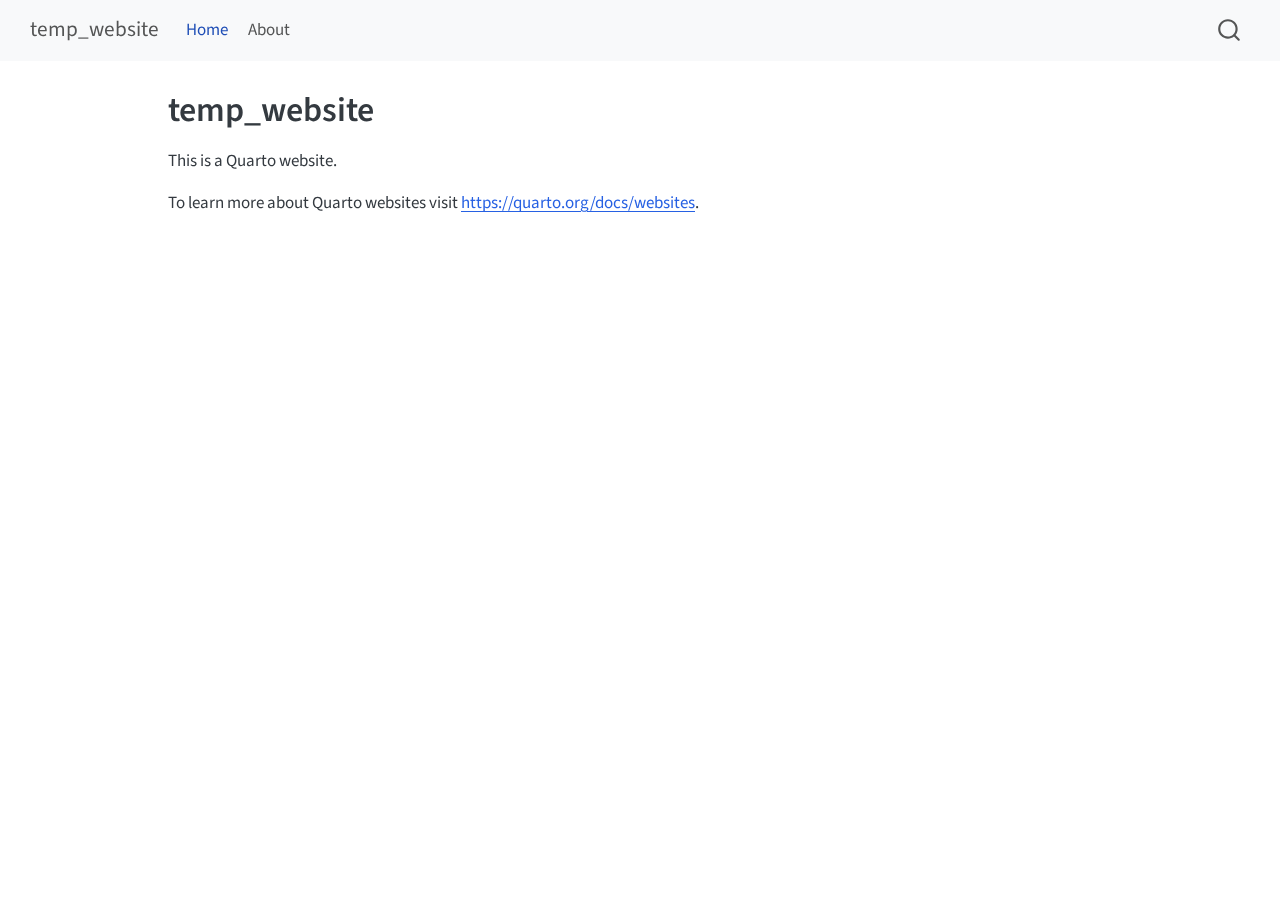
<file: docs/index.html>
<!DOCTYPE html>
<html xmlns="http://www.w3.org/1999/xhtml" lang="en" xml:lang="en"><head>

<meta charset="utf-8">
<meta name="generator" content="quarto-1.8.26">

<meta name="viewport" content="width=device-width, initial-scale=1.0, user-scalable=yes">


<title>temp_website</title>
<style>
code{white-space: pre-wrap;}
span.smallcaps{font-variant: small-caps;}
div.columns{display: flex; gap: min(4vw, 1.5em);}
div.column{flex: auto; overflow-x: auto;}
div.hanging-indent{margin-left: 1.5em; text-indent: -1.5em;}
ul.task-list{list-style: none;}
ul.task-list li input[type="checkbox"] {
  width: 0.8em;
  margin: 0 0.8em 0.2em -1em; /* quarto-specific, see https://github.com/quarto-dev/quarto-cli/issues/4556 */ 
  vertical-align: middle;
}
</style>


<script src="site_libs/quarto-nav/quarto-nav.js"></script>
<script src="site_libs/quarto-nav/headroom.min.js"></script>
<script src="site_libs/clipboard/clipboard.min.js"></script>
<script src="site_libs/quarto-search/autocomplete.umd.js"></script>
<script src="site_libs/quarto-search/fuse.min.js"></script>
<script src="site_libs/quarto-search/quarto-search.js"></script>
<meta name="quarto:offset" content="./">
<script src="site_libs/quarto-html/quarto.js" type="module"></script>
<script src="site_libs/quarto-html/tabsets/tabsets.js" type="module"></script>
<script src="site_libs/quarto-html/axe/axe-check.js" type="module"></script>
<script src="site_libs/quarto-html/popper.min.js"></script>
<script src="site_libs/quarto-html/tippy.umd.min.js"></script>
<script src="site_libs/quarto-html/anchor.min.js"></script>
<link href="site_libs/quarto-html/tippy.css" rel="stylesheet">
<link href="site_libs/quarto-html/quarto-syntax-highlighting-587c61ba64f3a5504c4d52d930310e48.css" rel="stylesheet" id="quarto-text-highlighting-styles">
<script src="site_libs/bootstrap/bootstrap.min.js"></script>
<link href="site_libs/bootstrap/bootstrap-icons.css" rel="stylesheet">
<link href="site_libs/bootstrap/bootstrap-e31584831b205ffbb2d98406f31c2a5b.min.css" rel="stylesheet" append-hash="true" id="quarto-bootstrap" data-mode="light">
<script id="quarto-search-options" type="application/json">{
  "location": "navbar",
  "copy-button": false,
  "collapse-after": 3,
  "panel-placement": "end",
  "type": "overlay",
  "limit": 50,
  "keyboard-shortcut": [
    "f",
    "/",
    "s"
  ],
  "show-item-context": false,
  "language": {
    "search-no-results-text": "No results",
    "search-matching-documents-text": "matching documents",
    "search-copy-link-title": "Copy link to search",
    "search-hide-matches-text": "Hide additional matches",
    "search-more-match-text": "more match in this document",
    "search-more-matches-text": "more matches in this document",
    "search-clear-button-title": "Clear",
    "search-text-placeholder": "",
    "search-detached-cancel-button-title": "Cancel",
    "search-submit-button-title": "Submit",
    "search-label": "Search"
  }
}</script>


<link rel="stylesheet" href="styles.css">
</head>

<body class="nav-fixed quarto-light">

<div id="quarto-search-results"></div>
  <header id="quarto-header" class="headroom fixed-top">
    <nav class="navbar navbar-expand-lg " data-bs-theme="dark">
      <div class="navbar-container container-fluid">
      <div class="navbar-brand-container mx-auto">
    <a class="navbar-brand" href="./index.html">
    <span class="navbar-title">temp_website</span>
    </a>
  </div>
            <div id="quarto-search" class="" title="Search"></div>
          <button class="navbar-toggler" type="button" data-bs-toggle="collapse" data-bs-target="#navbarCollapse" aria-controls="navbarCollapse" role="menu" aria-expanded="false" aria-label="Toggle navigation" onclick="if (window.quartoToggleHeadroom) { window.quartoToggleHeadroom(); }">
  <span class="navbar-toggler-icon"></span>
</button>
          <div class="collapse navbar-collapse" id="navbarCollapse">
            <ul class="navbar-nav navbar-nav-scroll me-auto">
  <li class="nav-item">
    <a class="nav-link active" href="./index.html" aria-current="page"> 
<span class="menu-text">Home</span></a>
  </li>  
  <li class="nav-item">
    <a class="nav-link" href="./about.html"> 
<span class="menu-text">About</span></a>
  </li>  
</ul>
          </div> <!-- /navcollapse -->
            <div class="quarto-navbar-tools">
</div>
      </div> <!-- /container-fluid -->
    </nav>
</header>
<!-- content -->
<div id="quarto-content" class="quarto-container page-columns page-rows-contents page-layout-article page-navbar">
<!-- sidebar -->
<!-- margin-sidebar -->
    <div id="quarto-margin-sidebar" class="sidebar margin-sidebar zindex-bottom">
        
    </div>
<!-- main -->
<main class="content" id="quarto-document-content">

<header id="title-block-header" class="quarto-title-block default">
<div class="quarto-title">
<h1 class="title">temp_website</h1>
</div>



<div class="quarto-title-meta">

    
  
    
  </div>
  


</header>


<p>This is a Quarto website.</p>
<p>To learn more about Quarto websites visit <a href="https://quarto.org/docs/websites" class="uri">https://quarto.org/docs/websites</a>.</p>



</main> <!-- /main -->
<script id="quarto-html-after-body" type="application/javascript">
  window.document.addEventListener("DOMContentLoaded", function (event) {
    const icon = "";
    const anchorJS = new window.AnchorJS();
    anchorJS.options = {
      placement: 'right',
      icon: icon
    };
    anchorJS.add('.anchored');
    const isCodeAnnotation = (el) => {
      for (const clz of el.classList) {
        if (clz.startsWith('code-annotation-')) {                     
          return true;
        }
      }
      return false;
    }
    const onCopySuccess = function(e) {
      // button target
      const button = e.trigger;
      // don't keep focus
      button.blur();
      // flash "checked"
      button.classList.add('code-copy-button-checked');
      var currentTitle = button.getAttribute("title");
      button.setAttribute("title", "Copied!");
      let tooltip;
      if (window.bootstrap) {
        button.setAttribute("data-bs-toggle", "tooltip");
        button.setAttribute("data-bs-placement", "left");
        button.setAttribute("data-bs-title", "Copied!");
        tooltip = new bootstrap.Tooltip(button, 
          { trigger: "manual", 
            customClass: "code-copy-button-tooltip",
            offset: [0, -8]});
        tooltip.show();    
      }
      setTimeout(function() {
        if (tooltip) {
          tooltip.hide();
          button.removeAttribute("data-bs-title");
          button.removeAttribute("data-bs-toggle");
          button.removeAttribute("data-bs-placement");
        }
        button.setAttribute("title", currentTitle);
        button.classList.remove('code-copy-button-checked');
      }, 1000);
      // clear code selection
      e.clearSelection();
    }
    const getTextToCopy = function(trigger) {
      const outerScaffold = trigger.parentElement.cloneNode(true);
      const codeEl = outerScaffold.querySelector('code');
      for (const childEl of codeEl.children) {
        if (isCodeAnnotation(childEl)) {
          childEl.remove();
        }
      }
      return codeEl.innerText;
    }
    const clipboard = new window.ClipboardJS('.code-copy-button:not([data-in-quarto-modal])', {
      text: getTextToCopy
    });
    clipboard.on('success', onCopySuccess);
    if (window.document.getElementById('quarto-embedded-source-code-modal')) {
      const clipboardModal = new window.ClipboardJS('.code-copy-button[data-in-quarto-modal]', {
        text: getTextToCopy,
        container: window.document.getElementById('quarto-embedded-source-code-modal')
      });
      clipboardModal.on('success', onCopySuccess);
    }
      var localhostRegex = new RegExp(/^(?:http|https):\/\/localhost\:?[0-9]*\//);
      var mailtoRegex = new RegExp(/^mailto:/);
        var filterRegex = new RegExp('/' + window.location.host + '/');
      var isInternal = (href) => {
          return filterRegex.test(href) || localhostRegex.test(href) || mailtoRegex.test(href);
      }
      // Inspect non-navigation links and adorn them if external
     var links = window.document.querySelectorAll('a[href]:not(.nav-link):not(.navbar-brand):not(.toc-action):not(.sidebar-link):not(.sidebar-item-toggle):not(.pagination-link):not(.no-external):not([aria-hidden]):not(.dropdown-item):not(.quarto-navigation-tool):not(.about-link)');
      for (var i=0; i<links.length; i++) {
        const link = links[i];
        if (!isInternal(link.href)) {
          // undo the damage that might have been done by quarto-nav.js in the case of
          // links that we want to consider external
          if (link.dataset.originalHref !== undefined) {
            link.href = link.dataset.originalHref;
          }
        }
      }
    function tippyHover(el, contentFn, onTriggerFn, onUntriggerFn) {
      const config = {
        allowHTML: true,
        maxWidth: 500,
        delay: 100,
        arrow: false,
        appendTo: function(el) {
            return el.parentElement;
        },
        interactive: true,
        interactiveBorder: 10,
        theme: 'quarto',
        placement: 'bottom-start',
      };
      if (contentFn) {
        config.content = contentFn;
      }
      if (onTriggerFn) {
        config.onTrigger = onTriggerFn;
      }
      if (onUntriggerFn) {
        config.onUntrigger = onUntriggerFn;
      }
      window.tippy(el, config); 
    }
    const noterefs = window.document.querySelectorAll('a[role="doc-noteref"]');
    for (var i=0; i<noterefs.length; i++) {
      const ref = noterefs[i];
      tippyHover(ref, function() {
        // use id or data attribute instead here
        let href = ref.getAttribute('data-footnote-href') || ref.getAttribute('href');
        try { href = new URL(href).hash; } catch {}
        const id = href.replace(/^#\/?/, "");
        const note = window.document.getElementById(id);
        if (note) {
          return note.innerHTML;
        } else {
          return "";
        }
      });
    }
    const xrefs = window.document.querySelectorAll('a.quarto-xref');
    const processXRef = (id, note) => {
      // Strip column container classes
      const stripColumnClz = (el) => {
        el.classList.remove("page-full", "page-columns");
        if (el.children) {
          for (const child of el.children) {
            stripColumnClz(child);
          }
        }
      }
      stripColumnClz(note)
      if (id === null || id.startsWith('sec-')) {
        // Special case sections, only their first couple elements
        const container = document.createElement("div");
        if (note.children && note.children.length > 2) {
          container.appendChild(note.children[0].cloneNode(true));
          for (let i = 1; i < note.children.length; i++) {
            const child = note.children[i];
            if (child.tagName === "P" && child.innerText === "") {
              continue;
            } else {
              container.appendChild(child.cloneNode(true));
              break;
            }
          }
          if (window.Quarto?.typesetMath) {
            window.Quarto.typesetMath(container);
          }
          return container.innerHTML
        } else {
          if (window.Quarto?.typesetMath) {
            window.Quarto.typesetMath(note);
          }
          return note.innerHTML;
        }
      } else {
        // Remove any anchor links if they are present
        const anchorLink = note.querySelector('a.anchorjs-link');
        if (anchorLink) {
          anchorLink.remove();
        }
        if (window.Quarto?.typesetMath) {
          window.Quarto.typesetMath(note);
        }
        if (note.classList.contains("callout")) {
          return note.outerHTML;
        } else {
          return note.innerHTML;
        }
      }
    }
    for (var i=0; i<xrefs.length; i++) {
      const xref = xrefs[i];
      tippyHover(xref, undefined, function(instance) {
        instance.disable();
        let url = xref.getAttribute('href');
        let hash = undefined; 
        if (url.startsWith('#')) {
          hash = url;
        } else {
          try { hash = new URL(url).hash; } catch {}
        }
        if (hash) {
          const id = hash.replace(/^#\/?/, "");
          const note = window.document.getElementById(id);
          if (note !== null) {
            try {
              const html = processXRef(id, note.cloneNode(true));
              instance.setContent(html);
            } finally {
              instance.enable();
              instance.show();
            }
          } else {
            // See if we can fetch this
            fetch(url.split('#')[0])
            .then(res => res.text())
            .then(html => {
              const parser = new DOMParser();
              const htmlDoc = parser.parseFromString(html, "text/html");
              const note = htmlDoc.getElementById(id);
              if (note !== null) {
                const html = processXRef(id, note);
                instance.setContent(html);
              } 
            }).finally(() => {
              instance.enable();
              instance.show();
            });
          }
        } else {
          // See if we can fetch a full url (with no hash to target)
          // This is a special case and we should probably do some content thinning / targeting
          fetch(url)
          .then(res => res.text())
          .then(html => {
            const parser = new DOMParser();
            const htmlDoc = parser.parseFromString(html, "text/html");
            const note = htmlDoc.querySelector('main.content');
            if (note !== null) {
              // This should only happen for chapter cross references
              // (since there is no id in the URL)
              // remove the first header
              if (note.children.length > 0 && note.children[0].tagName === "HEADER") {
                note.children[0].remove();
              }
              const html = processXRef(null, note);
              instance.setContent(html);
            } 
          }).finally(() => {
            instance.enable();
            instance.show();
          });
        }
      }, function(instance) {
      });
    }
        let selectedAnnoteEl;
        const selectorForAnnotation = ( cell, annotation) => {
          let cellAttr = 'data-code-cell="' + cell + '"';
          let lineAttr = 'data-code-annotation="' +  annotation + '"';
          const selector = 'span[' + cellAttr + '][' + lineAttr + ']';
          return selector;
        }
        const selectCodeLines = (annoteEl) => {
          const doc = window.document;
          const targetCell = annoteEl.getAttribute("data-target-cell");
          const targetAnnotation = annoteEl.getAttribute("data-target-annotation");
          const annoteSpan = window.document.querySelector(selectorForAnnotation(targetCell, targetAnnotation));
          const lines = annoteSpan.getAttribute("data-code-lines").split(",");
          const lineIds = lines.map((line) => {
            return targetCell + "-" + line;
          })
          let top = null;
          let height = null;
          let parent = null;
          if (lineIds.length > 0) {
              //compute the position of the single el (top and bottom and make a div)
              const el = window.document.getElementById(lineIds[0]);
              top = el.offsetTop;
              height = el.offsetHeight;
              parent = el.parentElement.parentElement;
            if (lineIds.length > 1) {
              const lastEl = window.document.getElementById(lineIds[lineIds.length - 1]);
              const bottom = lastEl.offsetTop + lastEl.offsetHeight;
              height = bottom - top;
            }
            if (top !== null && height !== null && parent !== null) {
              // cook up a div (if necessary) and position it 
              let div = window.document.getElementById("code-annotation-line-highlight");
              if (div === null) {
                div = window.document.createElement("div");
                div.setAttribute("id", "code-annotation-line-highlight");
                div.style.position = 'absolute';
                parent.appendChild(div);
              }
              div.style.top = top - 2 + "px";
              div.style.height = height + 4 + "px";
              div.style.left = 0;
              let gutterDiv = window.document.getElementById("code-annotation-line-highlight-gutter");
              if (gutterDiv === null) {
                gutterDiv = window.document.createElement("div");
                gutterDiv.setAttribute("id", "code-annotation-line-highlight-gutter");
                gutterDiv.style.position = 'absolute';
                const codeCell = window.document.getElementById(targetCell);
                const gutter = codeCell.querySelector('.code-annotation-gutter');
                gutter.appendChild(gutterDiv);
              }
              gutterDiv.style.top = top - 2 + "px";
              gutterDiv.style.height = height + 4 + "px";
            }
            selectedAnnoteEl = annoteEl;
          }
        };
        const unselectCodeLines = () => {
          const elementsIds = ["code-annotation-line-highlight", "code-annotation-line-highlight-gutter"];
          elementsIds.forEach((elId) => {
            const div = window.document.getElementById(elId);
            if (div) {
              div.remove();
            }
          });
          selectedAnnoteEl = undefined;
        };
          // Handle positioning of the toggle
      window.addEventListener(
        "resize",
        throttle(() => {
          elRect = undefined;
          if (selectedAnnoteEl) {
            selectCodeLines(selectedAnnoteEl);
          }
        }, 10)
      );
      function throttle(fn, ms) {
      let throttle = false;
      let timer;
        return (...args) => {
          if(!throttle) { // first call gets through
              fn.apply(this, args);
              throttle = true;
          } else { // all the others get throttled
              if(timer) clearTimeout(timer); // cancel #2
              timer = setTimeout(() => {
                fn.apply(this, args);
                timer = throttle = false;
              }, ms);
          }
        };
      }
        // Attach click handler to the DT
        const annoteDls = window.document.querySelectorAll('dt[data-target-cell]');
        for (const annoteDlNode of annoteDls) {
          annoteDlNode.addEventListener('click', (event) => {
            const clickedEl = event.target;
            if (clickedEl !== selectedAnnoteEl) {
              unselectCodeLines();
              const activeEl = window.document.querySelector('dt[data-target-cell].code-annotation-active');
              if (activeEl) {
                activeEl.classList.remove('code-annotation-active');
              }
              selectCodeLines(clickedEl);
              clickedEl.classList.add('code-annotation-active');
            } else {
              // Unselect the line
              unselectCodeLines();
              clickedEl.classList.remove('code-annotation-active');
            }
          });
        }
    const findCites = (el) => {
      const parentEl = el.parentElement;
      if (parentEl) {
        const cites = parentEl.dataset.cites;
        if (cites) {
          return {
            el,
            cites: cites.split(' ')
          };
        } else {
          return findCites(el.parentElement)
        }
      } else {
        return undefined;
      }
    };
    var bibliorefs = window.document.querySelectorAll('a[role="doc-biblioref"]');
    for (var i=0; i<bibliorefs.length; i++) {
      const ref = bibliorefs[i];
      const citeInfo = findCites(ref);
      if (citeInfo) {
        tippyHover(citeInfo.el, function() {
          var popup = window.document.createElement('div');
          citeInfo.cites.forEach(function(cite) {
            var citeDiv = window.document.createElement('div');
            citeDiv.classList.add('hanging-indent');
            citeDiv.classList.add('csl-entry');
            var biblioDiv = window.document.getElementById('ref-' + cite);
            if (biblioDiv) {
              citeDiv.innerHTML = biblioDiv.innerHTML;
            }
            popup.appendChild(citeDiv);
          });
          return popup.innerHTML;
        });
      }
    }
  });
  </script>
</div> <!-- /content -->




</body></html>
</file>
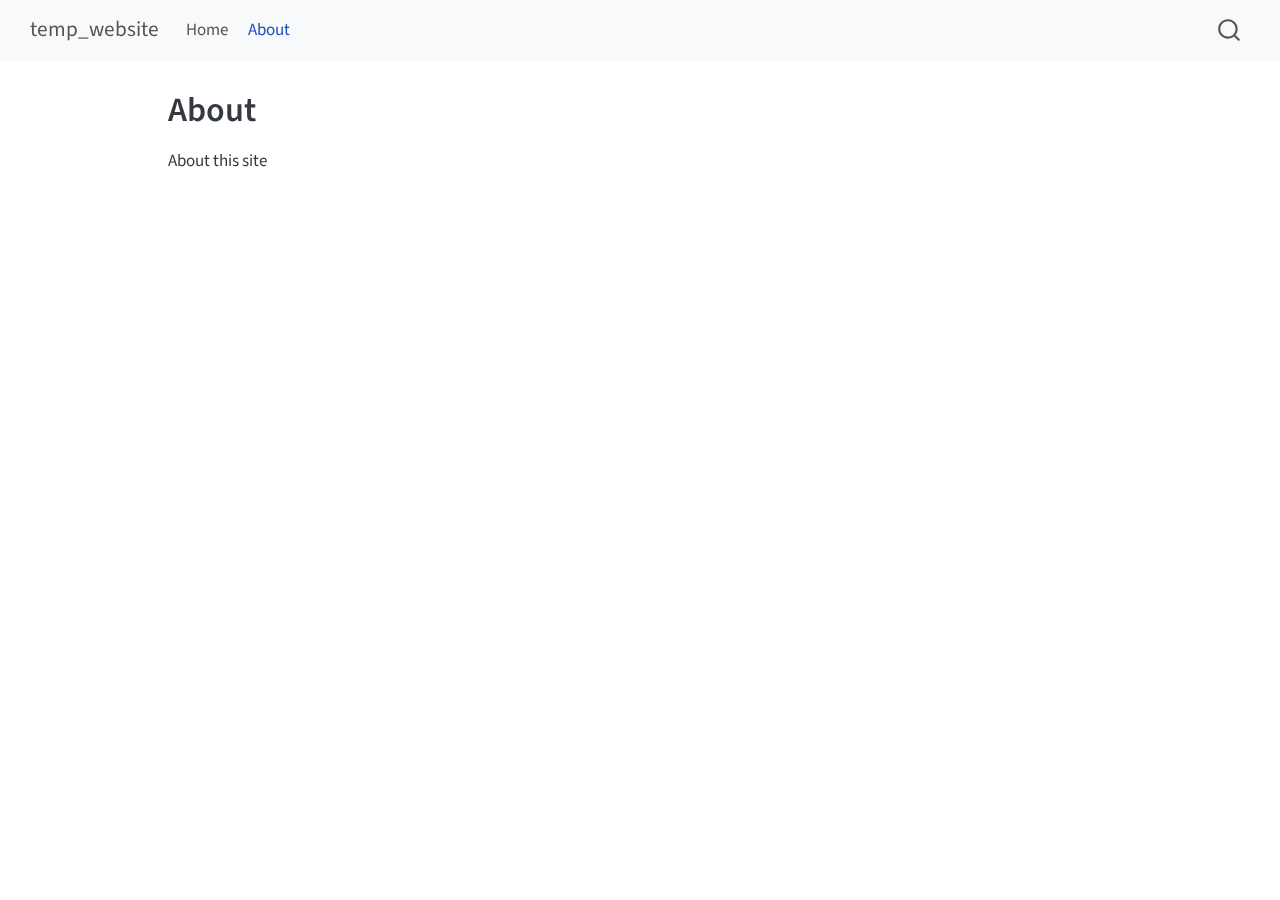
<file: docs/about.html>
<!DOCTYPE html>
<html xmlns="http://www.w3.org/1999/xhtml" lang="en" xml:lang="en"><head>

<meta charset="utf-8">
<meta name="generator" content="quarto-1.8.26">

<meta name="viewport" content="width=device-width, initial-scale=1.0, user-scalable=yes">


<title>About – temp_website</title>
<style>
code{white-space: pre-wrap;}
span.smallcaps{font-variant: small-caps;}
div.columns{display: flex; gap: min(4vw, 1.5em);}
div.column{flex: auto; overflow-x: auto;}
div.hanging-indent{margin-left: 1.5em; text-indent: -1.5em;}
ul.task-list{list-style: none;}
ul.task-list li input[type="checkbox"] {
  width: 0.8em;
  margin: 0 0.8em 0.2em -1em; /* quarto-specific, see https://github.com/quarto-dev/quarto-cli/issues/4556 */ 
  vertical-align: middle;
}
</style>


<script src="site_libs/quarto-nav/quarto-nav.js"></script>
<script src="site_libs/quarto-nav/headroom.min.js"></script>
<script src="site_libs/clipboard/clipboard.min.js"></script>
<script src="site_libs/quarto-search/autocomplete.umd.js"></script>
<script src="site_libs/quarto-search/fuse.min.js"></script>
<script src="site_libs/quarto-search/quarto-search.js"></script>
<meta name="quarto:offset" content="./">
<script src="site_libs/quarto-html/quarto.js" type="module"></script>
<script src="site_libs/quarto-html/tabsets/tabsets.js" type="module"></script>
<script src="site_libs/quarto-html/axe/axe-check.js" type="module"></script>
<script src="site_libs/quarto-html/popper.min.js"></script>
<script src="site_libs/quarto-html/tippy.umd.min.js"></script>
<script src="site_libs/quarto-html/anchor.min.js"></script>
<link href="site_libs/quarto-html/tippy.css" rel="stylesheet">
<link href="site_libs/quarto-html/quarto-syntax-highlighting-587c61ba64f3a5504c4d52d930310e48.css" rel="stylesheet" id="quarto-text-highlighting-styles">
<script src="site_libs/bootstrap/bootstrap.min.js"></script>
<link href="site_libs/bootstrap/bootstrap-icons.css" rel="stylesheet">
<link href="site_libs/bootstrap/bootstrap-e31584831b205ffbb2d98406f31c2a5b.min.css" rel="stylesheet" append-hash="true" id="quarto-bootstrap" data-mode="light">
<script id="quarto-search-options" type="application/json">{
  "location": "navbar",
  "copy-button": false,
  "collapse-after": 3,
  "panel-placement": "end",
  "type": "overlay",
  "limit": 50,
  "keyboard-shortcut": [
    "f",
    "/",
    "s"
  ],
  "show-item-context": false,
  "language": {
    "search-no-results-text": "No results",
    "search-matching-documents-text": "matching documents",
    "search-copy-link-title": "Copy link to search",
    "search-hide-matches-text": "Hide additional matches",
    "search-more-match-text": "more match in this document",
    "search-more-matches-text": "more matches in this document",
    "search-clear-button-title": "Clear",
    "search-text-placeholder": "",
    "search-detached-cancel-button-title": "Cancel",
    "search-submit-button-title": "Submit",
    "search-label": "Search"
  }
}</script>


<link rel="stylesheet" href="styles.css">
</head>

<body class="nav-fixed quarto-light">

<div id="quarto-search-results"></div>
  <header id="quarto-header" class="headroom fixed-top">
    <nav class="navbar navbar-expand-lg " data-bs-theme="dark">
      <div class="navbar-container container-fluid">
      <div class="navbar-brand-container mx-auto">
    <a class="navbar-brand" href="./index.html">
    <span class="navbar-title">temp_website</span>
    </a>
  </div>
            <div id="quarto-search" class="" title="Search"></div>
          <button class="navbar-toggler" type="button" data-bs-toggle="collapse" data-bs-target="#navbarCollapse" aria-controls="navbarCollapse" role="menu" aria-expanded="false" aria-label="Toggle navigation" onclick="if (window.quartoToggleHeadroom) { window.quartoToggleHeadroom(); }">
  <span class="navbar-toggler-icon"></span>
</button>
          <div class="collapse navbar-collapse" id="navbarCollapse">
            <ul class="navbar-nav navbar-nav-scroll me-auto">
  <li class="nav-item">
    <a class="nav-link" href="./index.html"> 
<span class="menu-text">Home</span></a>
  </li>  
  <li class="nav-item">
    <a class="nav-link active" href="./about.html" aria-current="page"> 
<span class="menu-text">About</span></a>
  </li>  
</ul>
          </div> <!-- /navcollapse -->
            <div class="quarto-navbar-tools">
</div>
      </div> <!-- /container-fluid -->
    </nav>
</header>
<!-- content -->
<div id="quarto-content" class="quarto-container page-columns page-rows-contents page-layout-article page-navbar">
<!-- sidebar -->
<!-- margin-sidebar -->
    <div id="quarto-margin-sidebar" class="sidebar margin-sidebar zindex-bottom">
        
    </div>
<!-- main -->
<main class="content" id="quarto-document-content">

<header id="title-block-header" class="quarto-title-block default">
<div class="quarto-title">
<h1 class="title">About</h1>
</div>



<div class="quarto-title-meta">

    
  
    
  </div>
  


</header>


<p>About this site</p>



</main> <!-- /main -->
<script id="quarto-html-after-body" type="application/javascript">
  window.document.addEventListener("DOMContentLoaded", function (event) {
    const icon = "";
    const anchorJS = new window.AnchorJS();
    anchorJS.options = {
      placement: 'right',
      icon: icon
    };
    anchorJS.add('.anchored');
    const isCodeAnnotation = (el) => {
      for (const clz of el.classList) {
        if (clz.startsWith('code-annotation-')) {                     
          return true;
        }
      }
      return false;
    }
    const onCopySuccess = function(e) {
      // button target
      const button = e.trigger;
      // don't keep focus
      button.blur();
      // flash "checked"
      button.classList.add('code-copy-button-checked');
      var currentTitle = button.getAttribute("title");
      button.setAttribute("title", "Copied!");
      let tooltip;
      if (window.bootstrap) {
        button.setAttribute("data-bs-toggle", "tooltip");
        button.setAttribute("data-bs-placement", "left");
        button.setAttribute("data-bs-title", "Copied!");
        tooltip = new bootstrap.Tooltip(button, 
          { trigger: "manual", 
            customClass: "code-copy-button-tooltip",
            offset: [0, -8]});
        tooltip.show();    
      }
      setTimeout(function() {
        if (tooltip) {
          tooltip.hide();
          button.removeAttribute("data-bs-title");
          button.removeAttribute("data-bs-toggle");
          button.removeAttribute("data-bs-placement");
        }
        button.setAttribute("title", currentTitle);
        button.classList.remove('code-copy-button-checked');
      }, 1000);
      // clear code selection
      e.clearSelection();
    }
    const getTextToCopy = function(trigger) {
      const outerScaffold = trigger.parentElement.cloneNode(true);
      const codeEl = outerScaffold.querySelector('code');
      for (const childEl of codeEl.children) {
        if (isCodeAnnotation(childEl)) {
          childEl.remove();
        }
      }
      return codeEl.innerText;
    }
    const clipboard = new window.ClipboardJS('.code-copy-button:not([data-in-quarto-modal])', {
      text: getTextToCopy
    });
    clipboard.on('success', onCopySuccess);
    if (window.document.getElementById('quarto-embedded-source-code-modal')) {
      const clipboardModal = new window.ClipboardJS('.code-copy-button[data-in-quarto-modal]', {
        text: getTextToCopy,
        container: window.document.getElementById('quarto-embedded-source-code-modal')
      });
      clipboardModal.on('success', onCopySuccess);
    }
      var localhostRegex = new RegExp(/^(?:http|https):\/\/localhost\:?[0-9]*\//);
      var mailtoRegex = new RegExp(/^mailto:/);
        var filterRegex = new RegExp('/' + window.location.host + '/');
      var isInternal = (href) => {
          return filterRegex.test(href) || localhostRegex.test(href) || mailtoRegex.test(href);
      }
      // Inspect non-navigation links and adorn them if external
     var links = window.document.querySelectorAll('a[href]:not(.nav-link):not(.navbar-brand):not(.toc-action):not(.sidebar-link):not(.sidebar-item-toggle):not(.pagination-link):not(.no-external):not([aria-hidden]):not(.dropdown-item):not(.quarto-navigation-tool):not(.about-link)');
      for (var i=0; i<links.length; i++) {
        const link = links[i];
        if (!isInternal(link.href)) {
          // undo the damage that might have been done by quarto-nav.js in the case of
          // links that we want to consider external
          if (link.dataset.originalHref !== undefined) {
            link.href = link.dataset.originalHref;
          }
        }
      }
    function tippyHover(el, contentFn, onTriggerFn, onUntriggerFn) {
      const config = {
        allowHTML: true,
        maxWidth: 500,
        delay: 100,
        arrow: false,
        appendTo: function(el) {
            return el.parentElement;
        },
        interactive: true,
        interactiveBorder: 10,
        theme: 'quarto',
        placement: 'bottom-start',
      };
      if (contentFn) {
        config.content = contentFn;
      }
      if (onTriggerFn) {
        config.onTrigger = onTriggerFn;
      }
      if (onUntriggerFn) {
        config.onUntrigger = onUntriggerFn;
      }
      window.tippy(el, config); 
    }
    const noterefs = window.document.querySelectorAll('a[role="doc-noteref"]');
    for (var i=0; i<noterefs.length; i++) {
      const ref = noterefs[i];
      tippyHover(ref, function() {
        // use id or data attribute instead here
        let href = ref.getAttribute('data-footnote-href') || ref.getAttribute('href');
        try { href = new URL(href).hash; } catch {}
        const id = href.replace(/^#\/?/, "");
        const note = window.document.getElementById(id);
        if (note) {
          return note.innerHTML;
        } else {
          return "";
        }
      });
    }
    const xrefs = window.document.querySelectorAll('a.quarto-xref');
    const processXRef = (id, note) => {
      // Strip column container classes
      const stripColumnClz = (el) => {
        el.classList.remove("page-full", "page-columns");
        if (el.children) {
          for (const child of el.children) {
            stripColumnClz(child);
          }
        }
      }
      stripColumnClz(note)
      if (id === null || id.startsWith('sec-')) {
        // Special case sections, only their first couple elements
        const container = document.createElement("div");
        if (note.children && note.children.length > 2) {
          container.appendChild(note.children[0].cloneNode(true));
          for (let i = 1; i < note.children.length; i++) {
            const child = note.children[i];
            if (child.tagName === "P" && child.innerText === "") {
              continue;
            } else {
              container.appendChild(child.cloneNode(true));
              break;
            }
          }
          if (window.Quarto?.typesetMath) {
            window.Quarto.typesetMath(container);
          }
          return container.innerHTML
        } else {
          if (window.Quarto?.typesetMath) {
            window.Quarto.typesetMath(note);
          }
          return note.innerHTML;
        }
      } else {
        // Remove any anchor links if they are present
        const anchorLink = note.querySelector('a.anchorjs-link');
        if (anchorLink) {
          anchorLink.remove();
        }
        if (window.Quarto?.typesetMath) {
          window.Quarto.typesetMath(note);
        }
        if (note.classList.contains("callout")) {
          return note.outerHTML;
        } else {
          return note.innerHTML;
        }
      }
    }
    for (var i=0; i<xrefs.length; i++) {
      const xref = xrefs[i];
      tippyHover(xref, undefined, function(instance) {
        instance.disable();
        let url = xref.getAttribute('href');
        let hash = undefined; 
        if (url.startsWith('#')) {
          hash = url;
        } else {
          try { hash = new URL(url).hash; } catch {}
        }
        if (hash) {
          const id = hash.replace(/^#\/?/, "");
          const note = window.document.getElementById(id);
          if (note !== null) {
            try {
              const html = processXRef(id, note.cloneNode(true));
              instance.setContent(html);
            } finally {
              instance.enable();
              instance.show();
            }
          } else {
            // See if we can fetch this
            fetch(url.split('#')[0])
            .then(res => res.text())
            .then(html => {
              const parser = new DOMParser();
              const htmlDoc = parser.parseFromString(html, "text/html");
              const note = htmlDoc.getElementById(id);
              if (note !== null) {
                const html = processXRef(id, note);
                instance.setContent(html);
              } 
            }).finally(() => {
              instance.enable();
              instance.show();
            });
          }
        } else {
          // See if we can fetch a full url (with no hash to target)
          // This is a special case and we should probably do some content thinning / targeting
          fetch(url)
          .then(res => res.text())
          .then(html => {
            const parser = new DOMParser();
            const htmlDoc = parser.parseFromString(html, "text/html");
            const note = htmlDoc.querySelector('main.content');
            if (note !== null) {
              // This should only happen for chapter cross references
              // (since there is no id in the URL)
              // remove the first header
              if (note.children.length > 0 && note.children[0].tagName === "HEADER") {
                note.children[0].remove();
              }
              const html = processXRef(null, note);
              instance.setContent(html);
            } 
          }).finally(() => {
            instance.enable();
            instance.show();
          });
        }
      }, function(instance) {
      });
    }
        let selectedAnnoteEl;
        const selectorForAnnotation = ( cell, annotation) => {
          let cellAttr = 'data-code-cell="' + cell + '"';
          let lineAttr = 'data-code-annotation="' +  annotation + '"';
          const selector = 'span[' + cellAttr + '][' + lineAttr + ']';
          return selector;
        }
        const selectCodeLines = (annoteEl) => {
          const doc = window.document;
          const targetCell = annoteEl.getAttribute("data-target-cell");
          const targetAnnotation = annoteEl.getAttribute("data-target-annotation");
          const annoteSpan = window.document.querySelector(selectorForAnnotation(targetCell, targetAnnotation));
          const lines = annoteSpan.getAttribute("data-code-lines").split(",");
          const lineIds = lines.map((line) => {
            return targetCell + "-" + line;
          })
          let top = null;
          let height = null;
          let parent = null;
          if (lineIds.length > 0) {
              //compute the position of the single el (top and bottom and make a div)
              const el = window.document.getElementById(lineIds[0]);
              top = el.offsetTop;
              height = el.offsetHeight;
              parent = el.parentElement.parentElement;
            if (lineIds.length > 1) {
              const lastEl = window.document.getElementById(lineIds[lineIds.length - 1]);
              const bottom = lastEl.offsetTop + lastEl.offsetHeight;
              height = bottom - top;
            }
            if (top !== null && height !== null && parent !== null) {
              // cook up a div (if necessary) and position it 
              let div = window.document.getElementById("code-annotation-line-highlight");
              if (div === null) {
                div = window.document.createElement("div");
                div.setAttribute("id", "code-annotation-line-highlight");
                div.style.position = 'absolute';
                parent.appendChild(div);
              }
              div.style.top = top - 2 + "px";
              div.style.height = height + 4 + "px";
              div.style.left = 0;
              let gutterDiv = window.document.getElementById("code-annotation-line-highlight-gutter");
              if (gutterDiv === null) {
                gutterDiv = window.document.createElement("div");
                gutterDiv.setAttribute("id", "code-annotation-line-highlight-gutter");
                gutterDiv.style.position = 'absolute';
                const codeCell = window.document.getElementById(targetCell);
                const gutter = codeCell.querySelector('.code-annotation-gutter');
                gutter.appendChild(gutterDiv);
              }
              gutterDiv.style.top = top - 2 + "px";
              gutterDiv.style.height = height + 4 + "px";
            }
            selectedAnnoteEl = annoteEl;
          }
        };
        const unselectCodeLines = () => {
          const elementsIds = ["code-annotation-line-highlight", "code-annotation-line-highlight-gutter"];
          elementsIds.forEach((elId) => {
            const div = window.document.getElementById(elId);
            if (div) {
              div.remove();
            }
          });
          selectedAnnoteEl = undefined;
        };
          // Handle positioning of the toggle
      window.addEventListener(
        "resize",
        throttle(() => {
          elRect = undefined;
          if (selectedAnnoteEl) {
            selectCodeLines(selectedAnnoteEl);
          }
        }, 10)
      );
      function throttle(fn, ms) {
      let throttle = false;
      let timer;
        return (...args) => {
          if(!throttle) { // first call gets through
              fn.apply(this, args);
              throttle = true;
          } else { // all the others get throttled
              if(timer) clearTimeout(timer); // cancel #2
              timer = setTimeout(() => {
                fn.apply(this, args);
                timer = throttle = false;
              }, ms);
          }
        };
      }
        // Attach click handler to the DT
        const annoteDls = window.document.querySelectorAll('dt[data-target-cell]');
        for (const annoteDlNode of annoteDls) {
          annoteDlNode.addEventListener('click', (event) => {
            const clickedEl = event.target;
            if (clickedEl !== selectedAnnoteEl) {
              unselectCodeLines();
              const activeEl = window.document.querySelector('dt[data-target-cell].code-annotation-active');
              if (activeEl) {
                activeEl.classList.remove('code-annotation-active');
              }
              selectCodeLines(clickedEl);
              clickedEl.classList.add('code-annotation-active');
            } else {
              // Unselect the line
              unselectCodeLines();
              clickedEl.classList.remove('code-annotation-active');
            }
          });
        }
    const findCites = (el) => {
      const parentEl = el.parentElement;
      if (parentEl) {
        const cites = parentEl.dataset.cites;
        if (cites) {
          return {
            el,
            cites: cites.split(' ')
          };
        } else {
          return findCites(el.parentElement)
        }
      } else {
        return undefined;
      }
    };
    var bibliorefs = window.document.querySelectorAll('a[role="doc-biblioref"]');
    for (var i=0; i<bibliorefs.length; i++) {
      const ref = bibliorefs[i];
      const citeInfo = findCites(ref);
      if (citeInfo) {
        tippyHover(citeInfo.el, function() {
          var popup = window.document.createElement('div');
          citeInfo.cites.forEach(function(cite) {
            var citeDiv = window.document.createElement('div');
            citeDiv.classList.add('hanging-indent');
            citeDiv.classList.add('csl-entry');
            var biblioDiv = window.document.getElementById('ref-' + cite);
            if (biblioDiv) {
              citeDiv.innerHTML = biblioDiv.innerHTML;
            }
            popup.appendChild(citeDiv);
          });
          return popup.innerHTML;
        });
      }
    }
  });
  </script>
</div> <!-- /content -->




</body></html>
</file>
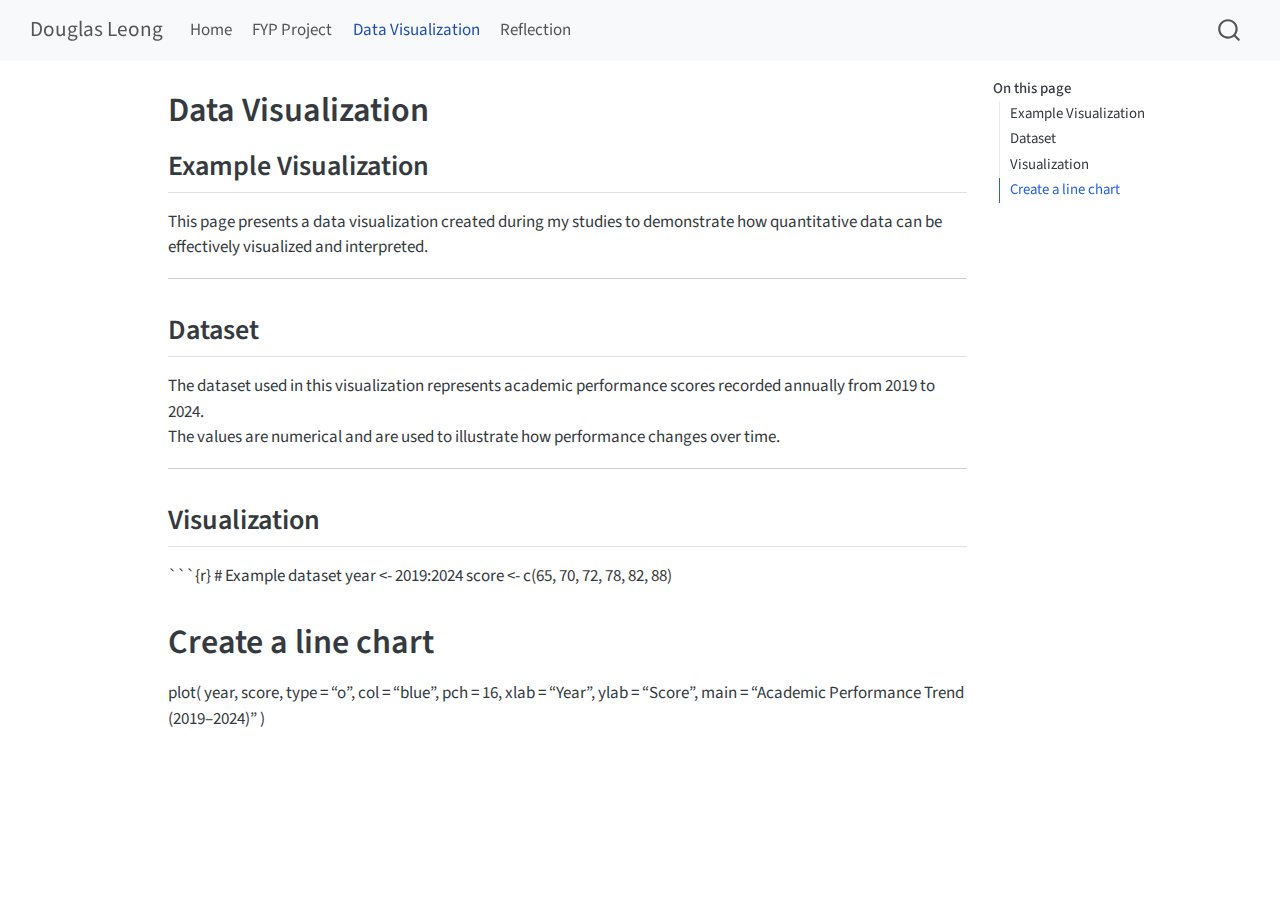
<file: docs/data-visualization.html>
<!DOCTYPE html>
<html xmlns="http://www.w3.org/1999/xhtml" lang="en" xml:lang="en"><head>

<meta charset="utf-8">
<meta name="generator" content="quarto-1.8.26">

<meta name="viewport" content="width=device-width, initial-scale=1.0, user-scalable=yes">


<title>Data Visualization – Douglas Leong</title>
<style>
code{white-space: pre-wrap;}
span.smallcaps{font-variant: small-caps;}
div.columns{display: flex; gap: min(4vw, 1.5em);}
div.column{flex: auto; overflow-x: auto;}
div.hanging-indent{margin-left: 1.5em; text-indent: -1.5em;}
ul.task-list{list-style: none;}
ul.task-list li input[type="checkbox"] {
  width: 0.8em;
  margin: 0 0.8em 0.2em -1em; /* quarto-specific, see https://github.com/quarto-dev/quarto-cli/issues/4556 */ 
  vertical-align: middle;
}
</style>


<script src="site_libs/quarto-nav/quarto-nav.js"></script>
<script src="site_libs/quarto-nav/headroom.min.js"></script>
<script src="site_libs/clipboard/clipboard.min.js"></script>
<script src="site_libs/quarto-search/autocomplete.umd.js"></script>
<script src="site_libs/quarto-search/fuse.min.js"></script>
<script src="site_libs/quarto-search/quarto-search.js"></script>
<meta name="quarto:offset" content="./">
<script src="site_libs/quarto-html/quarto.js" type="module"></script>
<script src="site_libs/quarto-html/tabsets/tabsets.js" type="module"></script>
<script src="site_libs/quarto-html/axe/axe-check.js" type="module"></script>
<script src="site_libs/quarto-html/popper.min.js"></script>
<script src="site_libs/quarto-html/tippy.umd.min.js"></script>
<script src="site_libs/quarto-html/anchor.min.js"></script>
<link href="site_libs/quarto-html/tippy.css" rel="stylesheet">
<link href="site_libs/quarto-html/quarto-syntax-highlighting-587c61ba64f3a5504c4d52d930310e48.css" rel="stylesheet" id="quarto-text-highlighting-styles">
<script src="site_libs/bootstrap/bootstrap.min.js"></script>
<link href="site_libs/bootstrap/bootstrap-icons.css" rel="stylesheet">
<link href="site_libs/bootstrap/bootstrap-e31584831b205ffbb2d98406f31c2a5b.min.css" rel="stylesheet" append-hash="true" id="quarto-bootstrap" data-mode="light">
<script id="quarto-search-options" type="application/json">{
  "location": "navbar",
  "copy-button": false,
  "collapse-after": 3,
  "panel-placement": "end",
  "type": "overlay",
  "limit": 50,
  "keyboard-shortcut": [
    "f",
    "/",
    "s"
  ],
  "show-item-context": false,
  "language": {
    "search-no-results-text": "No results",
    "search-matching-documents-text": "matching documents",
    "search-copy-link-title": "Copy link to search",
    "search-hide-matches-text": "Hide additional matches",
    "search-more-match-text": "more match in this document",
    "search-more-matches-text": "more matches in this document",
    "search-clear-button-title": "Clear",
    "search-text-placeholder": "",
    "search-detached-cancel-button-title": "Cancel",
    "search-submit-button-title": "Submit",
    "search-label": "Search"
  }
}</script>


<link rel="stylesheet" href="styles.css">
</head>

<body class="nav-fixed quarto-light">

<div id="quarto-search-results"></div>
  <header id="quarto-header" class="headroom fixed-top">
    <nav class="navbar navbar-expand-lg " data-bs-theme="dark">
      <div class="navbar-container container-fluid">
      <div class="navbar-brand-container mx-auto">
    <a class="navbar-brand" href="./index.html">
    <span class="navbar-title">Douglas Leong</span>
    </a>
  </div>
            <div id="quarto-search" class="" title="Search"></div>
          <button class="navbar-toggler" type="button" data-bs-toggle="collapse" data-bs-target="#navbarCollapse" aria-controls="navbarCollapse" role="menu" aria-expanded="false" aria-label="Toggle navigation" onclick="if (window.quartoToggleHeadroom) { window.quartoToggleHeadroom(); }">
  <span class="navbar-toggler-icon"></span>
</button>
          <div class="collapse navbar-collapse" id="navbarCollapse">
            <ul class="navbar-nav navbar-nav-scroll me-auto">
  <li class="nav-item">
    <a class="nav-link" href="./index.html"> 
<span class="menu-text">Home</span></a>
  </li>  
  <li class="nav-item">
    <a class="nav-link" href="./fyp.html"> 
<span class="menu-text">FYP Project</span></a>
  </li>  
  <li class="nav-item">
    <a class="nav-link active" href="./data-visualization.html" aria-current="page"> 
<span class="menu-text">Data Visualization</span></a>
  </li>  
  <li class="nav-item">
    <a class="nav-link" href="./reflection.html"> 
<span class="menu-text">Reflection</span></a>
  </li>  
</ul>
          </div> <!-- /navcollapse -->
            <div class="quarto-navbar-tools">
</div>
      </div> <!-- /container-fluid -->
    </nav>
</header>
<!-- content -->
<div id="quarto-content" class="quarto-container page-columns page-rows-contents page-layout-article page-navbar">
<!-- sidebar -->
<!-- margin-sidebar -->
    <div id="quarto-margin-sidebar" class="sidebar margin-sidebar">
        <nav id="TOC" role="doc-toc" class="toc-active">
    <h2 id="toc-title">On this page</h2>
   
  <ul>
  <li><a href="#example-visualization" id="toc-example-visualization" class="nav-link active" data-scroll-target="#example-visualization">Example Visualization</a></li>
  <li><a href="#dataset" id="toc-dataset" class="nav-link" data-scroll-target="#dataset">Dataset</a></li>
  <li><a href="#visualization" id="toc-visualization" class="nav-link" data-scroll-target="#visualization">Visualization</a></li>
  <li><a href="#create-a-line-chart" id="toc-create-a-line-chart" class="nav-link" data-scroll-target="#create-a-line-chart">Create a line chart</a></li>
  </ul>
</nav>
    </div>
<!-- main -->
<main class="content" id="quarto-document-content">

<header id="title-block-header" class="quarto-title-block default">
<div class="quarto-title">
<h1 class="title">Data Visualization</h1>
</div>



<div class="quarto-title-meta">

    
  
    
  </div>
  


</header>


<section id="example-visualization" class="level2">
<h2 class="anchored" data-anchor-id="example-visualization">Example Visualization</h2>
<p>This page presents a data visualization created during my studies to demonstrate how quantitative data can be effectively visualized and interpreted.</p>
<hr>
</section>
<section id="dataset" class="level2">
<h2 class="anchored" data-anchor-id="dataset">Dataset</h2>
<p>The dataset used in this visualization represents academic performance scores recorded annually from 2019 to 2024.<br>
The values are numerical and are used to illustrate how performance changes over time.</p>
<hr>
</section>
<section id="visualization" class="level2">
<h2 class="anchored" data-anchor-id="visualization">Visualization</h2>
<p>```{r} # Example dataset year &lt;- 2019:2024 score &lt;- c(65, 70, 72, 78, 82, 88)</p>
</section>
<section id="create-a-line-chart" class="level1">
<h1>Create a line chart</h1>
<p>plot( year, score, type = “o”, col = “blue”, pch = 16, xlab = “Year”, ylab = “Score”, main = “Academic Performance Trend (2019–2024)” )</p>


</section>

</main> <!-- /main -->
<script id="quarto-html-after-body" type="application/javascript">
  window.document.addEventListener("DOMContentLoaded", function (event) {
    const icon = "";
    const anchorJS = new window.AnchorJS();
    anchorJS.options = {
      placement: 'right',
      icon: icon
    };
    anchorJS.add('.anchored');
    const isCodeAnnotation = (el) => {
      for (const clz of el.classList) {
        if (clz.startsWith('code-annotation-')) {                     
          return true;
        }
      }
      return false;
    }
    const onCopySuccess = function(e) {
      // button target
      const button = e.trigger;
      // don't keep focus
      button.blur();
      // flash "checked"
      button.classList.add('code-copy-button-checked');
      var currentTitle = button.getAttribute("title");
      button.setAttribute("title", "Copied!");
      let tooltip;
      if (window.bootstrap) {
        button.setAttribute("data-bs-toggle", "tooltip");
        button.setAttribute("data-bs-placement", "left");
        button.setAttribute("data-bs-title", "Copied!");
        tooltip = new bootstrap.Tooltip(button, 
          { trigger: "manual", 
            customClass: "code-copy-button-tooltip",
            offset: [0, -8]});
        tooltip.show();    
      }
      setTimeout(function() {
        if (tooltip) {
          tooltip.hide();
          button.removeAttribute("data-bs-title");
          button.removeAttribute("data-bs-toggle");
          button.removeAttribute("data-bs-placement");
        }
        button.setAttribute("title", currentTitle);
        button.classList.remove('code-copy-button-checked');
      }, 1000);
      // clear code selection
      e.clearSelection();
    }
    const getTextToCopy = function(trigger) {
      const outerScaffold = trigger.parentElement.cloneNode(true);
      const codeEl = outerScaffold.querySelector('code');
      for (const childEl of codeEl.children) {
        if (isCodeAnnotation(childEl)) {
          childEl.remove();
        }
      }
      return codeEl.innerText;
    }
    const clipboard = new window.ClipboardJS('.code-copy-button:not([data-in-quarto-modal])', {
      text: getTextToCopy
    });
    clipboard.on('success', onCopySuccess);
    if (window.document.getElementById('quarto-embedded-source-code-modal')) {
      const clipboardModal = new window.ClipboardJS('.code-copy-button[data-in-quarto-modal]', {
        text: getTextToCopy,
        container: window.document.getElementById('quarto-embedded-source-code-modal')
      });
      clipboardModal.on('success', onCopySuccess);
    }
      var localhostRegex = new RegExp(/^(?:http|https):\/\/localhost\:?[0-9]*\//);
      var mailtoRegex = new RegExp(/^mailto:/);
        var filterRegex = new RegExp('/' + window.location.host + '/');
      var isInternal = (href) => {
          return filterRegex.test(href) || localhostRegex.test(href) || mailtoRegex.test(href);
      }
      // Inspect non-navigation links and adorn them if external
     var links = window.document.querySelectorAll('a[href]:not(.nav-link):not(.navbar-brand):not(.toc-action):not(.sidebar-link):not(.sidebar-item-toggle):not(.pagination-link):not(.no-external):not([aria-hidden]):not(.dropdown-item):not(.quarto-navigation-tool):not(.about-link)');
      for (var i=0; i<links.length; i++) {
        const link = links[i];
        if (!isInternal(link.href)) {
          // undo the damage that might have been done by quarto-nav.js in the case of
          // links that we want to consider external
          if (link.dataset.originalHref !== undefined) {
            link.href = link.dataset.originalHref;
          }
        }
      }
    function tippyHover(el, contentFn, onTriggerFn, onUntriggerFn) {
      const config = {
        allowHTML: true,
        maxWidth: 500,
        delay: 100,
        arrow: false,
        appendTo: function(el) {
            return el.parentElement;
        },
        interactive: true,
        interactiveBorder: 10,
        theme: 'quarto',
        placement: 'bottom-start',
      };
      if (contentFn) {
        config.content = contentFn;
      }
      if (onTriggerFn) {
        config.onTrigger = onTriggerFn;
      }
      if (onUntriggerFn) {
        config.onUntrigger = onUntriggerFn;
      }
      window.tippy(el, config); 
    }
    const noterefs = window.document.querySelectorAll('a[role="doc-noteref"]');
    for (var i=0; i<noterefs.length; i++) {
      const ref = noterefs[i];
      tippyHover(ref, function() {
        // use id or data attribute instead here
        let href = ref.getAttribute('data-footnote-href') || ref.getAttribute('href');
        try { href = new URL(href).hash; } catch {}
        const id = href.replace(/^#\/?/, "");
        const note = window.document.getElementById(id);
        if (note) {
          return note.innerHTML;
        } else {
          return "";
        }
      });
    }
    const xrefs = window.document.querySelectorAll('a.quarto-xref');
    const processXRef = (id, note) => {
      // Strip column container classes
      const stripColumnClz = (el) => {
        el.classList.remove("page-full", "page-columns");
        if (el.children) {
          for (const child of el.children) {
            stripColumnClz(child);
          }
        }
      }
      stripColumnClz(note)
      if (id === null || id.startsWith('sec-')) {
        // Special case sections, only their first couple elements
        const container = document.createElement("div");
        if (note.children && note.children.length > 2) {
          container.appendChild(note.children[0].cloneNode(true));
          for (let i = 1; i < note.children.length; i++) {
            const child = note.children[i];
            if (child.tagName === "P" && child.innerText === "") {
              continue;
            } else {
              container.appendChild(child.cloneNode(true));
              break;
            }
          }
          if (window.Quarto?.typesetMath) {
            window.Quarto.typesetMath(container);
          }
          return container.innerHTML
        } else {
          if (window.Quarto?.typesetMath) {
            window.Quarto.typesetMath(note);
          }
          return note.innerHTML;
        }
      } else {
        // Remove any anchor links if they are present
        const anchorLink = note.querySelector('a.anchorjs-link');
        if (anchorLink) {
          anchorLink.remove();
        }
        if (window.Quarto?.typesetMath) {
          window.Quarto.typesetMath(note);
        }
        if (note.classList.contains("callout")) {
          return note.outerHTML;
        } else {
          return note.innerHTML;
        }
      }
    }
    for (var i=0; i<xrefs.length; i++) {
      const xref = xrefs[i];
      tippyHover(xref, undefined, function(instance) {
        instance.disable();
        let url = xref.getAttribute('href');
        let hash = undefined; 
        if (url.startsWith('#')) {
          hash = url;
        } else {
          try { hash = new URL(url).hash; } catch {}
        }
        if (hash) {
          const id = hash.replace(/^#\/?/, "");
          const note = window.document.getElementById(id);
          if (note !== null) {
            try {
              const html = processXRef(id, note.cloneNode(true));
              instance.setContent(html);
            } finally {
              instance.enable();
              instance.show();
            }
          } else {
            // See if we can fetch this
            fetch(url.split('#')[0])
            .then(res => res.text())
            .then(html => {
              const parser = new DOMParser();
              const htmlDoc = parser.parseFromString(html, "text/html");
              const note = htmlDoc.getElementById(id);
              if (note !== null) {
                const html = processXRef(id, note);
                instance.setContent(html);
              } 
            }).finally(() => {
              instance.enable();
              instance.show();
            });
          }
        } else {
          // See if we can fetch a full url (with no hash to target)
          // This is a special case and we should probably do some content thinning / targeting
          fetch(url)
          .then(res => res.text())
          .then(html => {
            const parser = new DOMParser();
            const htmlDoc = parser.parseFromString(html, "text/html");
            const note = htmlDoc.querySelector('main.content');
            if (note !== null) {
              // This should only happen for chapter cross references
              // (since there is no id in the URL)
              // remove the first header
              if (note.children.length > 0 && note.children[0].tagName === "HEADER") {
                note.children[0].remove();
              }
              const html = processXRef(null, note);
              instance.setContent(html);
            } 
          }).finally(() => {
            instance.enable();
            instance.show();
          });
        }
      }, function(instance) {
      });
    }
        let selectedAnnoteEl;
        const selectorForAnnotation = ( cell, annotation) => {
          let cellAttr = 'data-code-cell="' + cell + '"';
          let lineAttr = 'data-code-annotation="' +  annotation + '"';
          const selector = 'span[' + cellAttr + '][' + lineAttr + ']';
          return selector;
        }
        const selectCodeLines = (annoteEl) => {
          const doc = window.document;
          const targetCell = annoteEl.getAttribute("data-target-cell");
          const targetAnnotation = annoteEl.getAttribute("data-target-annotation");
          const annoteSpan = window.document.querySelector(selectorForAnnotation(targetCell, targetAnnotation));
          const lines = annoteSpan.getAttribute("data-code-lines").split(",");
          const lineIds = lines.map((line) => {
            return targetCell + "-" + line;
          })
          let top = null;
          let height = null;
          let parent = null;
          if (lineIds.length > 0) {
              //compute the position of the single el (top and bottom and make a div)
              const el = window.document.getElementById(lineIds[0]);
              top = el.offsetTop;
              height = el.offsetHeight;
              parent = el.parentElement.parentElement;
            if (lineIds.length > 1) {
              const lastEl = window.document.getElementById(lineIds[lineIds.length - 1]);
              const bottom = lastEl.offsetTop + lastEl.offsetHeight;
              height = bottom - top;
            }
            if (top !== null && height !== null && parent !== null) {
              // cook up a div (if necessary) and position it 
              let div = window.document.getElementById("code-annotation-line-highlight");
              if (div === null) {
                div = window.document.createElement("div");
                div.setAttribute("id", "code-annotation-line-highlight");
                div.style.position = 'absolute';
                parent.appendChild(div);
              }
              div.style.top = top - 2 + "px";
              div.style.height = height + 4 + "px";
              div.style.left = 0;
              let gutterDiv = window.document.getElementById("code-annotation-line-highlight-gutter");
              if (gutterDiv === null) {
                gutterDiv = window.document.createElement("div");
                gutterDiv.setAttribute("id", "code-annotation-line-highlight-gutter");
                gutterDiv.style.position = 'absolute';
                const codeCell = window.document.getElementById(targetCell);
                const gutter = codeCell.querySelector('.code-annotation-gutter');
                gutter.appendChild(gutterDiv);
              }
              gutterDiv.style.top = top - 2 + "px";
              gutterDiv.style.height = height + 4 + "px";
            }
            selectedAnnoteEl = annoteEl;
          }
        };
        const unselectCodeLines = () => {
          const elementsIds = ["code-annotation-line-highlight", "code-annotation-line-highlight-gutter"];
          elementsIds.forEach((elId) => {
            const div = window.document.getElementById(elId);
            if (div) {
              div.remove();
            }
          });
          selectedAnnoteEl = undefined;
        };
          // Handle positioning of the toggle
      window.addEventListener(
        "resize",
        throttle(() => {
          elRect = undefined;
          if (selectedAnnoteEl) {
            selectCodeLines(selectedAnnoteEl);
          }
        }, 10)
      );
      function throttle(fn, ms) {
      let throttle = false;
      let timer;
        return (...args) => {
          if(!throttle) { // first call gets through
              fn.apply(this, args);
              throttle = true;
          } else { // all the others get throttled
              if(timer) clearTimeout(timer); // cancel #2
              timer = setTimeout(() => {
                fn.apply(this, args);
                timer = throttle = false;
              }, ms);
          }
        };
      }
        // Attach click handler to the DT
        const annoteDls = window.document.querySelectorAll('dt[data-target-cell]');
        for (const annoteDlNode of annoteDls) {
          annoteDlNode.addEventListener('click', (event) => {
            const clickedEl = event.target;
            if (clickedEl !== selectedAnnoteEl) {
              unselectCodeLines();
              const activeEl = window.document.querySelector('dt[data-target-cell].code-annotation-active');
              if (activeEl) {
                activeEl.classList.remove('code-annotation-active');
              }
              selectCodeLines(clickedEl);
              clickedEl.classList.add('code-annotation-active');
            } else {
              // Unselect the line
              unselectCodeLines();
              clickedEl.classList.remove('code-annotation-active');
            }
          });
        }
    const findCites = (el) => {
      const parentEl = el.parentElement;
      if (parentEl) {
        const cites = parentEl.dataset.cites;
        if (cites) {
          return {
            el,
            cites: cites.split(' ')
          };
        } else {
          return findCites(el.parentElement)
        }
      } else {
        return undefined;
      }
    };
    var bibliorefs = window.document.querySelectorAll('a[role="doc-biblioref"]');
    for (var i=0; i<bibliorefs.length; i++) {
      const ref = bibliorefs[i];
      const citeInfo = findCites(ref);
      if (citeInfo) {
        tippyHover(citeInfo.el, function() {
          var popup = window.document.createElement('div');
          citeInfo.cites.forEach(function(cite) {
            var citeDiv = window.document.createElement('div');
            citeDiv.classList.add('hanging-indent');
            citeDiv.classList.add('csl-entry');
            var biblioDiv = window.document.getElementById('ref-' + cite);
            if (biblioDiv) {
              citeDiv.innerHTML = biblioDiv.innerHTML;
            }
            popup.appendChild(citeDiv);
          });
          return popup.innerHTML;
        });
      }
    }
  });
  </script>
</div> <!-- /content -->




</body></html>
</file>
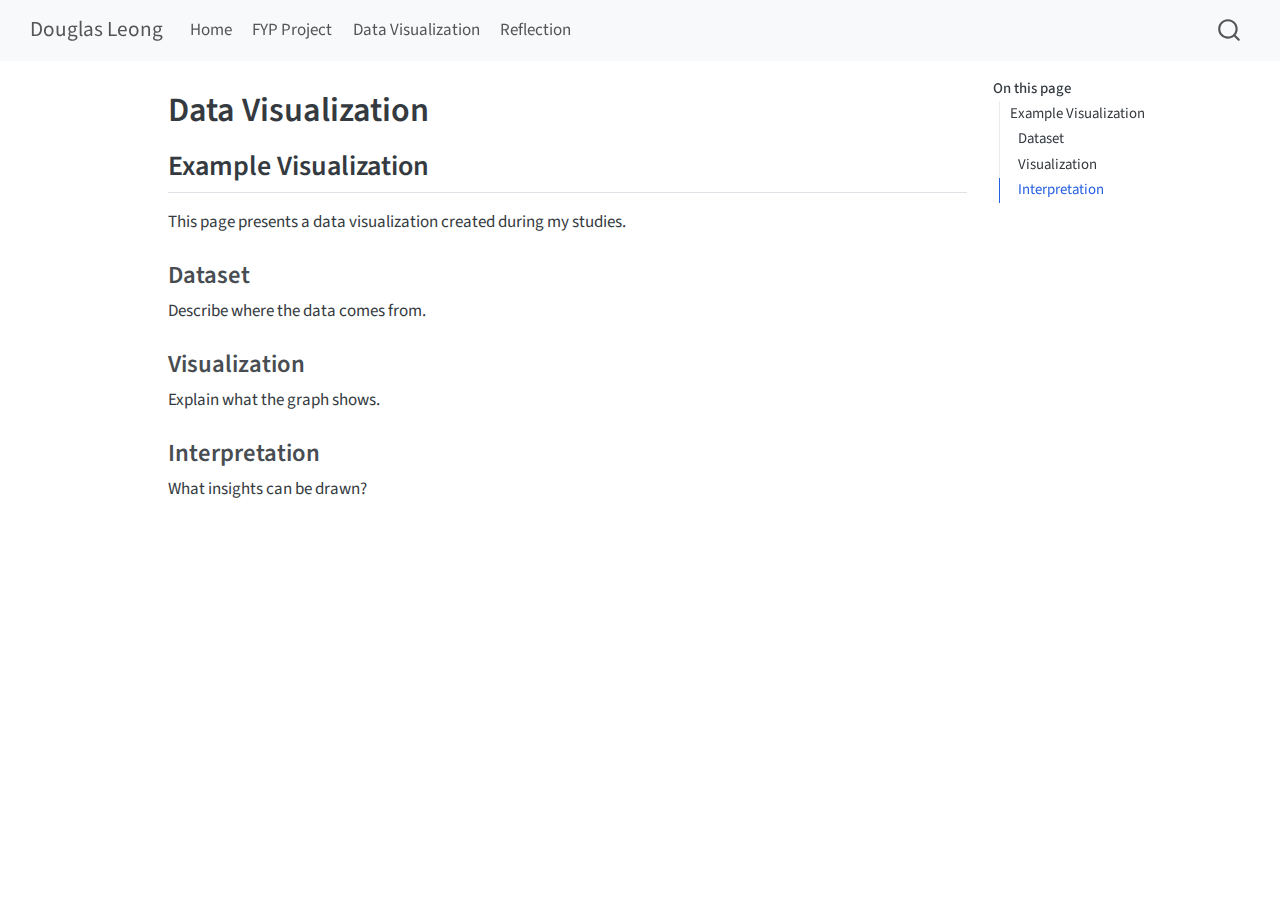
<file: docs/data-viz.html>
<!DOCTYPE html>
<html xmlns="http://www.w3.org/1999/xhtml" lang="en" xml:lang="en"><head>

<meta charset="utf-8">
<meta name="generator" content="quarto-1.8.26">

<meta name="viewport" content="width=device-width, initial-scale=1.0, user-scalable=yes">


<title>Data Visualization – Douglas Leong</title>
<style>
code{white-space: pre-wrap;}
span.smallcaps{font-variant: small-caps;}
div.columns{display: flex; gap: min(4vw, 1.5em);}
div.column{flex: auto; overflow-x: auto;}
div.hanging-indent{margin-left: 1.5em; text-indent: -1.5em;}
ul.task-list{list-style: none;}
ul.task-list li input[type="checkbox"] {
  width: 0.8em;
  margin: 0 0.8em 0.2em -1em; /* quarto-specific, see https://github.com/quarto-dev/quarto-cli/issues/4556 */ 
  vertical-align: middle;
}
</style>


<script src="site_libs/quarto-nav/quarto-nav.js"></script>
<script src="site_libs/quarto-nav/headroom.min.js"></script>
<script src="site_libs/clipboard/clipboard.min.js"></script>
<script src="site_libs/quarto-search/autocomplete.umd.js"></script>
<script src="site_libs/quarto-search/fuse.min.js"></script>
<script src="site_libs/quarto-search/quarto-search.js"></script>
<meta name="quarto:offset" content="./">
<script src="site_libs/quarto-html/quarto.js" type="module"></script>
<script src="site_libs/quarto-html/tabsets/tabsets.js" type="module"></script>
<script src="site_libs/quarto-html/axe/axe-check.js" type="module"></script>
<script src="site_libs/quarto-html/popper.min.js"></script>
<script src="site_libs/quarto-html/tippy.umd.min.js"></script>
<script src="site_libs/quarto-html/anchor.min.js"></script>
<link href="site_libs/quarto-html/tippy.css" rel="stylesheet">
<link href="site_libs/quarto-html/quarto-syntax-highlighting-587c61ba64f3a5504c4d52d930310e48.css" rel="stylesheet" id="quarto-text-highlighting-styles">
<script src="site_libs/bootstrap/bootstrap.min.js"></script>
<link href="site_libs/bootstrap/bootstrap-icons.css" rel="stylesheet">
<link href="site_libs/bootstrap/bootstrap-e31584831b205ffbb2d98406f31c2a5b.min.css" rel="stylesheet" append-hash="true" id="quarto-bootstrap" data-mode="light">
<script id="quarto-search-options" type="application/json">{
  "location": "navbar",
  "copy-button": false,
  "collapse-after": 3,
  "panel-placement": "end",
  "type": "overlay",
  "limit": 50,
  "keyboard-shortcut": [
    "f",
    "/",
    "s"
  ],
  "show-item-context": false,
  "language": {
    "search-no-results-text": "No results",
    "search-matching-documents-text": "matching documents",
    "search-copy-link-title": "Copy link to search",
    "search-hide-matches-text": "Hide additional matches",
    "search-more-match-text": "more match in this document",
    "search-more-matches-text": "more matches in this document",
    "search-clear-button-title": "Clear",
    "search-text-placeholder": "",
    "search-detached-cancel-button-title": "Cancel",
    "search-submit-button-title": "Submit",
    "search-label": "Search"
  }
}</script>


<link rel="stylesheet" href="styles.css">
</head>

<body class="nav-fixed quarto-light">

<div id="quarto-search-results"></div>
  <header id="quarto-header" class="headroom fixed-top">
    <nav class="navbar navbar-expand-lg " data-bs-theme="dark">
      <div class="navbar-container container-fluid">
      <div class="navbar-brand-container mx-auto">
    <a class="navbar-brand" href="./index.html">
    <span class="navbar-title">Douglas Leong</span>
    </a>
  </div>
            <div id="quarto-search" class="" title="Search"></div>
          <button class="navbar-toggler" type="button" data-bs-toggle="collapse" data-bs-target="#navbarCollapse" aria-controls="navbarCollapse" role="menu" aria-expanded="false" aria-label="Toggle navigation" onclick="if (window.quartoToggleHeadroom) { window.quartoToggleHeadroom(); }">
  <span class="navbar-toggler-icon"></span>
</button>
          <div class="collapse navbar-collapse" id="navbarCollapse">
            <ul class="navbar-nav navbar-nav-scroll me-auto">
  <li class="nav-item">
    <a class="nav-link" href="./index.html"> 
<span class="menu-text">Home</span></a>
  </li>  
  <li class="nav-item">
    <a class="nav-link" href="./fyp.qmd"> 
<span class="menu-text">FYP Project</span></a>
  </li>  
  <li class="nav-item">
    <a class="nav-link" href="./data-visualization.qmd"> 
<span class="menu-text">Data Visualization</span></a>
  </li>  
  <li class="nav-item">
    <a class="nav-link" href="./reflection.html"> 
<span class="menu-text">Reflection</span></a>
  </li>  
</ul>
          </div> <!-- /navcollapse -->
            <div class="quarto-navbar-tools">
</div>
      </div> <!-- /container-fluid -->
    </nav>
</header>
<!-- content -->
<div id="quarto-content" class="quarto-container page-columns page-rows-contents page-layout-article page-navbar">
<!-- sidebar -->
<!-- margin-sidebar -->
    <div id="quarto-margin-sidebar" class="sidebar margin-sidebar">
        <nav id="TOC" role="doc-toc" class="toc-active">
    <h2 id="toc-title">On this page</h2>
   
  <ul>
  <li><a href="#example-visualization" id="toc-example-visualization" class="nav-link active" data-scroll-target="#example-visualization">Example Visualization</a>
  <ul class="collapse">
  <li><a href="#dataset" id="toc-dataset" class="nav-link" data-scroll-target="#dataset">Dataset</a></li>
  <li><a href="#visualization" id="toc-visualization" class="nav-link" data-scroll-target="#visualization">Visualization</a></li>
  <li><a href="#interpretation" id="toc-interpretation" class="nav-link" data-scroll-target="#interpretation">Interpretation</a></li>
  </ul></li>
  </ul>
</nav>
    </div>
<!-- main -->
<main class="content" id="quarto-document-content">

<header id="title-block-header" class="quarto-title-block default">
<div class="quarto-title">
<h1 class="title">Data Visualization</h1>
</div>



<div class="quarto-title-meta">

    
  
    
  </div>
  


</header>


<section id="example-visualization" class="level2">
<h2 class="anchored" data-anchor-id="example-visualization">Example Visualization</h2>
<p>This page presents a data visualization created during my studies.</p>
<section id="dataset" class="level3">
<h3 class="anchored" data-anchor-id="dataset">Dataset</h3>
<p>Describe where the data comes from.</p>
</section>
<section id="visualization" class="level3">
<h3 class="anchored" data-anchor-id="visualization">Visualization</h3>
<p>Explain what the graph shows.</p>
</section>
<section id="interpretation" class="level3">
<h3 class="anchored" data-anchor-id="interpretation">Interpretation</h3>
<p>What insights can be drawn?</p>


</section>
</section>

</main> <!-- /main -->
<script id="quarto-html-after-body" type="application/javascript">
  window.document.addEventListener("DOMContentLoaded", function (event) {
    const icon = "";
    const anchorJS = new window.AnchorJS();
    anchorJS.options = {
      placement: 'right',
      icon: icon
    };
    anchorJS.add('.anchored');
    const isCodeAnnotation = (el) => {
      for (const clz of el.classList) {
        if (clz.startsWith('code-annotation-')) {                     
          return true;
        }
      }
      return false;
    }
    const onCopySuccess = function(e) {
      // button target
      const button = e.trigger;
      // don't keep focus
      button.blur();
      // flash "checked"
      button.classList.add('code-copy-button-checked');
      var currentTitle = button.getAttribute("title");
      button.setAttribute("title", "Copied!");
      let tooltip;
      if (window.bootstrap) {
        button.setAttribute("data-bs-toggle", "tooltip");
        button.setAttribute("data-bs-placement", "left");
        button.setAttribute("data-bs-title", "Copied!");
        tooltip = new bootstrap.Tooltip(button, 
          { trigger: "manual", 
            customClass: "code-copy-button-tooltip",
            offset: [0, -8]});
        tooltip.show();    
      }
      setTimeout(function() {
        if (tooltip) {
          tooltip.hide();
          button.removeAttribute("data-bs-title");
          button.removeAttribute("data-bs-toggle");
          button.removeAttribute("data-bs-placement");
        }
        button.setAttribute("title", currentTitle);
        button.classList.remove('code-copy-button-checked');
      }, 1000);
      // clear code selection
      e.clearSelection();
    }
    const getTextToCopy = function(trigger) {
      const outerScaffold = trigger.parentElement.cloneNode(true);
      const codeEl = outerScaffold.querySelector('code');
      for (const childEl of codeEl.children) {
        if (isCodeAnnotation(childEl)) {
          childEl.remove();
        }
      }
      return codeEl.innerText;
    }
    const clipboard = new window.ClipboardJS('.code-copy-button:not([data-in-quarto-modal])', {
      text: getTextToCopy
    });
    clipboard.on('success', onCopySuccess);
    if (window.document.getElementById('quarto-embedded-source-code-modal')) {
      const clipboardModal = new window.ClipboardJS('.code-copy-button[data-in-quarto-modal]', {
        text: getTextToCopy,
        container: window.document.getElementById('quarto-embedded-source-code-modal')
      });
      clipboardModal.on('success', onCopySuccess);
    }
      var localhostRegex = new RegExp(/^(?:http|https):\/\/localhost\:?[0-9]*\//);
      var mailtoRegex = new RegExp(/^mailto:/);
        var filterRegex = new RegExp('/' + window.location.host + '/');
      var isInternal = (href) => {
          return filterRegex.test(href) || localhostRegex.test(href) || mailtoRegex.test(href);
      }
      // Inspect non-navigation links and adorn them if external
     var links = window.document.querySelectorAll('a[href]:not(.nav-link):not(.navbar-brand):not(.toc-action):not(.sidebar-link):not(.sidebar-item-toggle):not(.pagination-link):not(.no-external):not([aria-hidden]):not(.dropdown-item):not(.quarto-navigation-tool):not(.about-link)');
      for (var i=0; i<links.length; i++) {
        const link = links[i];
        if (!isInternal(link.href)) {
          // undo the damage that might have been done by quarto-nav.js in the case of
          // links that we want to consider external
          if (link.dataset.originalHref !== undefined) {
            link.href = link.dataset.originalHref;
          }
        }
      }
    function tippyHover(el, contentFn, onTriggerFn, onUntriggerFn) {
      const config = {
        allowHTML: true,
        maxWidth: 500,
        delay: 100,
        arrow: false,
        appendTo: function(el) {
            return el.parentElement;
        },
        interactive: true,
        interactiveBorder: 10,
        theme: 'quarto',
        placement: 'bottom-start',
      };
      if (contentFn) {
        config.content = contentFn;
      }
      if (onTriggerFn) {
        config.onTrigger = onTriggerFn;
      }
      if (onUntriggerFn) {
        config.onUntrigger = onUntriggerFn;
      }
      window.tippy(el, config); 
    }
    const noterefs = window.document.querySelectorAll('a[role="doc-noteref"]');
    for (var i=0; i<noterefs.length; i++) {
      const ref = noterefs[i];
      tippyHover(ref, function() {
        // use id or data attribute instead here
        let href = ref.getAttribute('data-footnote-href') || ref.getAttribute('href');
        try { href = new URL(href).hash; } catch {}
        const id = href.replace(/^#\/?/, "");
        const note = window.document.getElementById(id);
        if (note) {
          return note.innerHTML;
        } else {
          return "";
        }
      });
    }
    const xrefs = window.document.querySelectorAll('a.quarto-xref');
    const processXRef = (id, note) => {
      // Strip column container classes
      const stripColumnClz = (el) => {
        el.classList.remove("page-full", "page-columns");
        if (el.children) {
          for (const child of el.children) {
            stripColumnClz(child);
          }
        }
      }
      stripColumnClz(note)
      if (id === null || id.startsWith('sec-')) {
        // Special case sections, only their first couple elements
        const container = document.createElement("div");
        if (note.children && note.children.length > 2) {
          container.appendChild(note.children[0].cloneNode(true));
          for (let i = 1; i < note.children.length; i++) {
            const child = note.children[i];
            if (child.tagName === "P" && child.innerText === "") {
              continue;
            } else {
              container.appendChild(child.cloneNode(true));
              break;
            }
          }
          if (window.Quarto?.typesetMath) {
            window.Quarto.typesetMath(container);
          }
          return container.innerHTML
        } else {
          if (window.Quarto?.typesetMath) {
            window.Quarto.typesetMath(note);
          }
          return note.innerHTML;
        }
      } else {
        // Remove any anchor links if they are present
        const anchorLink = note.querySelector('a.anchorjs-link');
        if (anchorLink) {
          anchorLink.remove();
        }
        if (window.Quarto?.typesetMath) {
          window.Quarto.typesetMath(note);
        }
        if (note.classList.contains("callout")) {
          return note.outerHTML;
        } else {
          return note.innerHTML;
        }
      }
    }
    for (var i=0; i<xrefs.length; i++) {
      const xref = xrefs[i];
      tippyHover(xref, undefined, function(instance) {
        instance.disable();
        let url = xref.getAttribute('href');
        let hash = undefined; 
        if (url.startsWith('#')) {
          hash = url;
        } else {
          try { hash = new URL(url).hash; } catch {}
        }
        if (hash) {
          const id = hash.replace(/^#\/?/, "");
          const note = window.document.getElementById(id);
          if (note !== null) {
            try {
              const html = processXRef(id, note.cloneNode(true));
              instance.setContent(html);
            } finally {
              instance.enable();
              instance.show();
            }
          } else {
            // See if we can fetch this
            fetch(url.split('#')[0])
            .then(res => res.text())
            .then(html => {
              const parser = new DOMParser();
              const htmlDoc = parser.parseFromString(html, "text/html");
              const note = htmlDoc.getElementById(id);
              if (note !== null) {
                const html = processXRef(id, note);
                instance.setContent(html);
              } 
            }).finally(() => {
              instance.enable();
              instance.show();
            });
          }
        } else {
          // See if we can fetch a full url (with no hash to target)
          // This is a special case and we should probably do some content thinning / targeting
          fetch(url)
          .then(res => res.text())
          .then(html => {
            const parser = new DOMParser();
            const htmlDoc = parser.parseFromString(html, "text/html");
            const note = htmlDoc.querySelector('main.content');
            if (note !== null) {
              // This should only happen for chapter cross references
              // (since there is no id in the URL)
              // remove the first header
              if (note.children.length > 0 && note.children[0].tagName === "HEADER") {
                note.children[0].remove();
              }
              const html = processXRef(null, note);
              instance.setContent(html);
            } 
          }).finally(() => {
            instance.enable();
            instance.show();
          });
        }
      }, function(instance) {
      });
    }
        let selectedAnnoteEl;
        const selectorForAnnotation = ( cell, annotation) => {
          let cellAttr = 'data-code-cell="' + cell + '"';
          let lineAttr = 'data-code-annotation="' +  annotation + '"';
          const selector = 'span[' + cellAttr + '][' + lineAttr + ']';
          return selector;
        }
        const selectCodeLines = (annoteEl) => {
          const doc = window.document;
          const targetCell = annoteEl.getAttribute("data-target-cell");
          const targetAnnotation = annoteEl.getAttribute("data-target-annotation");
          const annoteSpan = window.document.querySelector(selectorForAnnotation(targetCell, targetAnnotation));
          const lines = annoteSpan.getAttribute("data-code-lines").split(",");
          const lineIds = lines.map((line) => {
            return targetCell + "-" + line;
          })
          let top = null;
          let height = null;
          let parent = null;
          if (lineIds.length > 0) {
              //compute the position of the single el (top and bottom and make a div)
              const el = window.document.getElementById(lineIds[0]);
              top = el.offsetTop;
              height = el.offsetHeight;
              parent = el.parentElement.parentElement;
            if (lineIds.length > 1) {
              const lastEl = window.document.getElementById(lineIds[lineIds.length - 1]);
              const bottom = lastEl.offsetTop + lastEl.offsetHeight;
              height = bottom - top;
            }
            if (top !== null && height !== null && parent !== null) {
              // cook up a div (if necessary) and position it 
              let div = window.document.getElementById("code-annotation-line-highlight");
              if (div === null) {
                div = window.document.createElement("div");
                div.setAttribute("id", "code-annotation-line-highlight");
                div.style.position = 'absolute';
                parent.appendChild(div);
              }
              div.style.top = top - 2 + "px";
              div.style.height = height + 4 + "px";
              div.style.left = 0;
              let gutterDiv = window.document.getElementById("code-annotation-line-highlight-gutter");
              if (gutterDiv === null) {
                gutterDiv = window.document.createElement("div");
                gutterDiv.setAttribute("id", "code-annotation-line-highlight-gutter");
                gutterDiv.style.position = 'absolute';
                const codeCell = window.document.getElementById(targetCell);
                const gutter = codeCell.querySelector('.code-annotation-gutter');
                gutter.appendChild(gutterDiv);
              }
              gutterDiv.style.top = top - 2 + "px";
              gutterDiv.style.height = height + 4 + "px";
            }
            selectedAnnoteEl = annoteEl;
          }
        };
        const unselectCodeLines = () => {
          const elementsIds = ["code-annotation-line-highlight", "code-annotation-line-highlight-gutter"];
          elementsIds.forEach((elId) => {
            const div = window.document.getElementById(elId);
            if (div) {
              div.remove();
            }
          });
          selectedAnnoteEl = undefined;
        };
          // Handle positioning of the toggle
      window.addEventListener(
        "resize",
        throttle(() => {
          elRect = undefined;
          if (selectedAnnoteEl) {
            selectCodeLines(selectedAnnoteEl);
          }
        }, 10)
      );
      function throttle(fn, ms) {
      let throttle = false;
      let timer;
        return (...args) => {
          if(!throttle) { // first call gets through
              fn.apply(this, args);
              throttle = true;
          } else { // all the others get throttled
              if(timer) clearTimeout(timer); // cancel #2
              timer = setTimeout(() => {
                fn.apply(this, args);
                timer = throttle = false;
              }, ms);
          }
        };
      }
        // Attach click handler to the DT
        const annoteDls = window.document.querySelectorAll('dt[data-target-cell]');
        for (const annoteDlNode of annoteDls) {
          annoteDlNode.addEventListener('click', (event) => {
            const clickedEl = event.target;
            if (clickedEl !== selectedAnnoteEl) {
              unselectCodeLines();
              const activeEl = window.document.querySelector('dt[data-target-cell].code-annotation-active');
              if (activeEl) {
                activeEl.classList.remove('code-annotation-active');
              }
              selectCodeLines(clickedEl);
              clickedEl.classList.add('code-annotation-active');
            } else {
              // Unselect the line
              unselectCodeLines();
              clickedEl.classList.remove('code-annotation-active');
            }
          });
        }
    const findCites = (el) => {
      const parentEl = el.parentElement;
      if (parentEl) {
        const cites = parentEl.dataset.cites;
        if (cites) {
          return {
            el,
            cites: cites.split(' ')
          };
        } else {
          return findCites(el.parentElement)
        }
      } else {
        return undefined;
      }
    };
    var bibliorefs = window.document.querySelectorAll('a[role="doc-biblioref"]');
    for (var i=0; i<bibliorefs.length; i++) {
      const ref = bibliorefs[i];
      const citeInfo = findCites(ref);
      if (citeInfo) {
        tippyHover(citeInfo.el, function() {
          var popup = window.document.createElement('div');
          citeInfo.cites.forEach(function(cite) {
            var citeDiv = window.document.createElement('div');
            citeDiv.classList.add('hanging-indent');
            citeDiv.classList.add('csl-entry');
            var biblioDiv = window.document.getElementById('ref-' + cite);
            if (biblioDiv) {
              citeDiv.innerHTML = biblioDiv.innerHTML;
            }
            popup.appendChild(citeDiv);
          });
          return popup.innerHTML;
        });
      }
    }
  });
  </script>
</div> <!-- /content -->




</body></html>
</file>
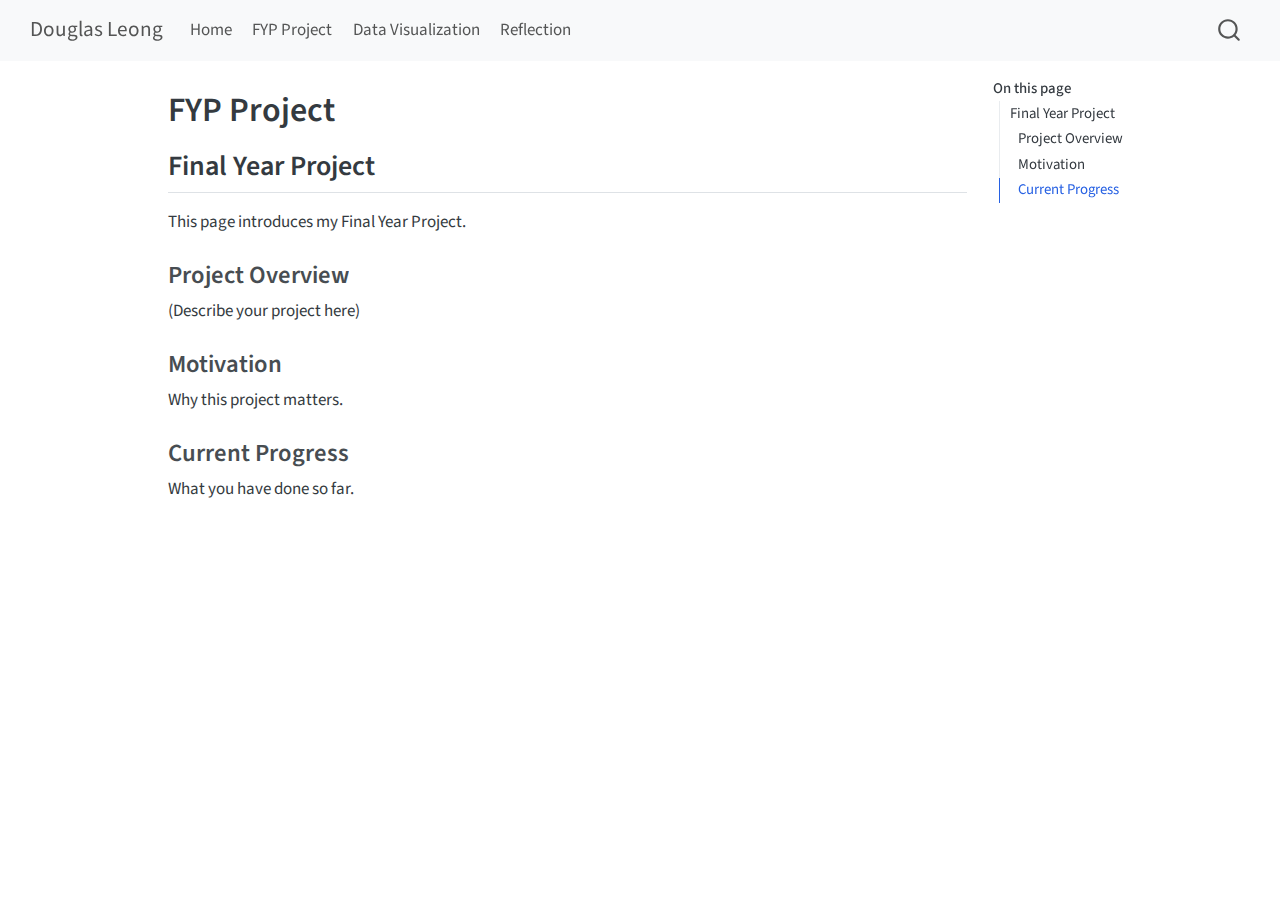
<file: docs/FYP.html>
<!DOCTYPE html>
<html xmlns="http://www.w3.org/1999/xhtml" lang="en" xml:lang="en"><head>

<meta charset="utf-8">
<meta name="generator" content="quarto-1.8.26">

<meta name="viewport" content="width=device-width, initial-scale=1.0, user-scalable=yes">


<title>FYP Project – Douglas Leong</title>
<style>
code{white-space: pre-wrap;}
span.smallcaps{font-variant: small-caps;}
div.columns{display: flex; gap: min(4vw, 1.5em);}
div.column{flex: auto; overflow-x: auto;}
div.hanging-indent{margin-left: 1.5em; text-indent: -1.5em;}
ul.task-list{list-style: none;}
ul.task-list li input[type="checkbox"] {
  width: 0.8em;
  margin: 0 0.8em 0.2em -1em; /* quarto-specific, see https://github.com/quarto-dev/quarto-cli/issues/4556 */ 
  vertical-align: middle;
}
</style>


<script src="site_libs/quarto-nav/quarto-nav.js"></script>
<script src="site_libs/quarto-nav/headroom.min.js"></script>
<script src="site_libs/clipboard/clipboard.min.js"></script>
<script src="site_libs/quarto-search/autocomplete.umd.js"></script>
<script src="site_libs/quarto-search/fuse.min.js"></script>
<script src="site_libs/quarto-search/quarto-search.js"></script>
<meta name="quarto:offset" content="./">
<script src="site_libs/quarto-html/quarto.js" type="module"></script>
<script src="site_libs/quarto-html/tabsets/tabsets.js" type="module"></script>
<script src="site_libs/quarto-html/axe/axe-check.js" type="module"></script>
<script src="site_libs/quarto-html/popper.min.js"></script>
<script src="site_libs/quarto-html/tippy.umd.min.js"></script>
<script src="site_libs/quarto-html/anchor.min.js"></script>
<link href="site_libs/quarto-html/tippy.css" rel="stylesheet">
<link href="site_libs/quarto-html/quarto-syntax-highlighting-587c61ba64f3a5504c4d52d930310e48.css" rel="stylesheet" id="quarto-text-highlighting-styles">
<script src="site_libs/bootstrap/bootstrap.min.js"></script>
<link href="site_libs/bootstrap/bootstrap-icons.css" rel="stylesheet">
<link href="site_libs/bootstrap/bootstrap-e31584831b205ffbb2d98406f31c2a5b.min.css" rel="stylesheet" append-hash="true" id="quarto-bootstrap" data-mode="light">
<script id="quarto-search-options" type="application/json">{
  "location": "navbar",
  "copy-button": false,
  "collapse-after": 3,
  "panel-placement": "end",
  "type": "overlay",
  "limit": 50,
  "keyboard-shortcut": [
    "f",
    "/",
    "s"
  ],
  "show-item-context": false,
  "language": {
    "search-no-results-text": "No results",
    "search-matching-documents-text": "matching documents",
    "search-copy-link-title": "Copy link to search",
    "search-hide-matches-text": "Hide additional matches",
    "search-more-match-text": "more match in this document",
    "search-more-matches-text": "more matches in this document",
    "search-clear-button-title": "Clear",
    "search-text-placeholder": "",
    "search-detached-cancel-button-title": "Cancel",
    "search-submit-button-title": "Submit",
    "search-label": "Search"
  }
}</script>


<link rel="stylesheet" href="styles.css">
</head>

<body class="nav-fixed quarto-light">

<div id="quarto-search-results"></div>
  <header id="quarto-header" class="headroom fixed-top">
    <nav class="navbar navbar-expand-lg " data-bs-theme="dark">
      <div class="navbar-container container-fluid">
      <div class="navbar-brand-container mx-auto">
    <a class="navbar-brand" href="./index.html">
    <span class="navbar-title">Douglas Leong</span>
    </a>
  </div>
            <div id="quarto-search" class="" title="Search"></div>
          <button class="navbar-toggler" type="button" data-bs-toggle="collapse" data-bs-target="#navbarCollapse" aria-controls="navbarCollapse" role="menu" aria-expanded="false" aria-label="Toggle navigation" onclick="if (window.quartoToggleHeadroom) { window.quartoToggleHeadroom(); }">
  <span class="navbar-toggler-icon"></span>
</button>
          <div class="collapse navbar-collapse" id="navbarCollapse">
            <ul class="navbar-nav navbar-nav-scroll me-auto">
  <li class="nav-item">
    <a class="nav-link" href="./index.html"> 
<span class="menu-text">Home</span></a>
  </li>  
  <li class="nav-item">
    <a class="nav-link" href="./fyp.qmd"> 
<span class="menu-text">FYP Project</span></a>
  </li>  
  <li class="nav-item">
    <a class="nav-link" href="./data-visualization.qmd"> 
<span class="menu-text">Data Visualization</span></a>
  </li>  
  <li class="nav-item">
    <a class="nav-link" href="./reflection.html"> 
<span class="menu-text">Reflection</span></a>
  </li>  
</ul>
          </div> <!-- /navcollapse -->
            <div class="quarto-navbar-tools">
</div>
      </div> <!-- /container-fluid -->
    </nav>
</header>
<!-- content -->
<div id="quarto-content" class="quarto-container page-columns page-rows-contents page-layout-article page-navbar">
<!-- sidebar -->
<!-- margin-sidebar -->
    <div id="quarto-margin-sidebar" class="sidebar margin-sidebar">
        <nav id="TOC" role="doc-toc" class="toc-active">
    <h2 id="toc-title">On this page</h2>
   
  <ul>
  <li><a href="#final-year-project" id="toc-final-year-project" class="nav-link active" data-scroll-target="#final-year-project">Final Year Project</a>
  <ul class="collapse">
  <li><a href="#project-overview" id="toc-project-overview" class="nav-link" data-scroll-target="#project-overview">Project Overview</a></li>
  <li><a href="#motivation" id="toc-motivation" class="nav-link" data-scroll-target="#motivation">Motivation</a></li>
  <li><a href="#current-progress" id="toc-current-progress" class="nav-link" data-scroll-target="#current-progress">Current Progress</a></li>
  </ul></li>
  </ul>
</nav>
    </div>
<!-- main -->
<main class="content" id="quarto-document-content">

<header id="title-block-header" class="quarto-title-block default">
<div class="quarto-title">
<h1 class="title">FYP Project</h1>
</div>



<div class="quarto-title-meta">

    
  
    
  </div>
  


</header>


<section id="final-year-project" class="level2">
<h2 class="anchored" data-anchor-id="final-year-project">Final Year Project</h2>
<p>This page introduces my Final Year Project.</p>
<section id="project-overview" class="level3">
<h3 class="anchored" data-anchor-id="project-overview">Project Overview</h3>
<p>(Describe your project here)</p>
</section>
<section id="motivation" class="level3">
<h3 class="anchored" data-anchor-id="motivation">Motivation</h3>
<p>Why this project matters.</p>
</section>
<section id="current-progress" class="level3">
<h3 class="anchored" data-anchor-id="current-progress">Current Progress</h3>
<p>What you have done so far.</p>


</section>
</section>

</main> <!-- /main -->
<script id="quarto-html-after-body" type="application/javascript">
  window.document.addEventListener("DOMContentLoaded", function (event) {
    const icon = "";
    const anchorJS = new window.AnchorJS();
    anchorJS.options = {
      placement: 'right',
      icon: icon
    };
    anchorJS.add('.anchored');
    const isCodeAnnotation = (el) => {
      for (const clz of el.classList) {
        if (clz.startsWith('code-annotation-')) {                     
          return true;
        }
      }
      return false;
    }
    const onCopySuccess = function(e) {
      // button target
      const button = e.trigger;
      // don't keep focus
      button.blur();
      // flash "checked"
      button.classList.add('code-copy-button-checked');
      var currentTitle = button.getAttribute("title");
      button.setAttribute("title", "Copied!");
      let tooltip;
      if (window.bootstrap) {
        button.setAttribute("data-bs-toggle", "tooltip");
        button.setAttribute("data-bs-placement", "left");
        button.setAttribute("data-bs-title", "Copied!");
        tooltip = new bootstrap.Tooltip(button, 
          { trigger: "manual", 
            customClass: "code-copy-button-tooltip",
            offset: [0, -8]});
        tooltip.show();    
      }
      setTimeout(function() {
        if (tooltip) {
          tooltip.hide();
          button.removeAttribute("data-bs-title");
          button.removeAttribute("data-bs-toggle");
          button.removeAttribute("data-bs-placement");
        }
        button.setAttribute("title", currentTitle);
        button.classList.remove('code-copy-button-checked');
      }, 1000);
      // clear code selection
      e.clearSelection();
    }
    const getTextToCopy = function(trigger) {
      const outerScaffold = trigger.parentElement.cloneNode(true);
      const codeEl = outerScaffold.querySelector('code');
      for (const childEl of codeEl.children) {
        if (isCodeAnnotation(childEl)) {
          childEl.remove();
        }
      }
      return codeEl.innerText;
    }
    const clipboard = new window.ClipboardJS('.code-copy-button:not([data-in-quarto-modal])', {
      text: getTextToCopy
    });
    clipboard.on('success', onCopySuccess);
    if (window.document.getElementById('quarto-embedded-source-code-modal')) {
      const clipboardModal = new window.ClipboardJS('.code-copy-button[data-in-quarto-modal]', {
        text: getTextToCopy,
        container: window.document.getElementById('quarto-embedded-source-code-modal')
      });
      clipboardModal.on('success', onCopySuccess);
    }
      var localhostRegex = new RegExp(/^(?:http|https):\/\/localhost\:?[0-9]*\//);
      var mailtoRegex = new RegExp(/^mailto:/);
        var filterRegex = new RegExp('/' + window.location.host + '/');
      var isInternal = (href) => {
          return filterRegex.test(href) || localhostRegex.test(href) || mailtoRegex.test(href);
      }
      // Inspect non-navigation links and adorn them if external
     var links = window.document.querySelectorAll('a[href]:not(.nav-link):not(.navbar-brand):not(.toc-action):not(.sidebar-link):not(.sidebar-item-toggle):not(.pagination-link):not(.no-external):not([aria-hidden]):not(.dropdown-item):not(.quarto-navigation-tool):not(.about-link)');
      for (var i=0; i<links.length; i++) {
        const link = links[i];
        if (!isInternal(link.href)) {
          // undo the damage that might have been done by quarto-nav.js in the case of
          // links that we want to consider external
          if (link.dataset.originalHref !== undefined) {
            link.href = link.dataset.originalHref;
          }
        }
      }
    function tippyHover(el, contentFn, onTriggerFn, onUntriggerFn) {
      const config = {
        allowHTML: true,
        maxWidth: 500,
        delay: 100,
        arrow: false,
        appendTo: function(el) {
            return el.parentElement;
        },
        interactive: true,
        interactiveBorder: 10,
        theme: 'quarto',
        placement: 'bottom-start',
      };
      if (contentFn) {
        config.content = contentFn;
      }
      if (onTriggerFn) {
        config.onTrigger = onTriggerFn;
      }
      if (onUntriggerFn) {
        config.onUntrigger = onUntriggerFn;
      }
      window.tippy(el, config); 
    }
    const noterefs = window.document.querySelectorAll('a[role="doc-noteref"]');
    for (var i=0; i<noterefs.length; i++) {
      const ref = noterefs[i];
      tippyHover(ref, function() {
        // use id or data attribute instead here
        let href = ref.getAttribute('data-footnote-href') || ref.getAttribute('href');
        try { href = new URL(href).hash; } catch {}
        const id = href.replace(/^#\/?/, "");
        const note = window.document.getElementById(id);
        if (note) {
          return note.innerHTML;
        } else {
          return "";
        }
      });
    }
    const xrefs = window.document.querySelectorAll('a.quarto-xref');
    const processXRef = (id, note) => {
      // Strip column container classes
      const stripColumnClz = (el) => {
        el.classList.remove("page-full", "page-columns");
        if (el.children) {
          for (const child of el.children) {
            stripColumnClz(child);
          }
        }
      }
      stripColumnClz(note)
      if (id === null || id.startsWith('sec-')) {
        // Special case sections, only their first couple elements
        const container = document.createElement("div");
        if (note.children && note.children.length > 2) {
          container.appendChild(note.children[0].cloneNode(true));
          for (let i = 1; i < note.children.length; i++) {
            const child = note.children[i];
            if (child.tagName === "P" && child.innerText === "") {
              continue;
            } else {
              container.appendChild(child.cloneNode(true));
              break;
            }
          }
          if (window.Quarto?.typesetMath) {
            window.Quarto.typesetMath(container);
          }
          return container.innerHTML
        } else {
          if (window.Quarto?.typesetMath) {
            window.Quarto.typesetMath(note);
          }
          return note.innerHTML;
        }
      } else {
        // Remove any anchor links if they are present
        const anchorLink = note.querySelector('a.anchorjs-link');
        if (anchorLink) {
          anchorLink.remove();
        }
        if (window.Quarto?.typesetMath) {
          window.Quarto.typesetMath(note);
        }
        if (note.classList.contains("callout")) {
          return note.outerHTML;
        } else {
          return note.innerHTML;
        }
      }
    }
    for (var i=0; i<xrefs.length; i++) {
      const xref = xrefs[i];
      tippyHover(xref, undefined, function(instance) {
        instance.disable();
        let url = xref.getAttribute('href');
        let hash = undefined; 
        if (url.startsWith('#')) {
          hash = url;
        } else {
          try { hash = new URL(url).hash; } catch {}
        }
        if (hash) {
          const id = hash.replace(/^#\/?/, "");
          const note = window.document.getElementById(id);
          if (note !== null) {
            try {
              const html = processXRef(id, note.cloneNode(true));
              instance.setContent(html);
            } finally {
              instance.enable();
              instance.show();
            }
          } else {
            // See if we can fetch this
            fetch(url.split('#')[0])
            .then(res => res.text())
            .then(html => {
              const parser = new DOMParser();
              const htmlDoc = parser.parseFromString(html, "text/html");
              const note = htmlDoc.getElementById(id);
              if (note !== null) {
                const html = processXRef(id, note);
                instance.setContent(html);
              } 
            }).finally(() => {
              instance.enable();
              instance.show();
            });
          }
        } else {
          // See if we can fetch a full url (with no hash to target)
          // This is a special case and we should probably do some content thinning / targeting
          fetch(url)
          .then(res => res.text())
          .then(html => {
            const parser = new DOMParser();
            const htmlDoc = parser.parseFromString(html, "text/html");
            const note = htmlDoc.querySelector('main.content');
            if (note !== null) {
              // This should only happen for chapter cross references
              // (since there is no id in the URL)
              // remove the first header
              if (note.children.length > 0 && note.children[0].tagName === "HEADER") {
                note.children[0].remove();
              }
              const html = processXRef(null, note);
              instance.setContent(html);
            } 
          }).finally(() => {
            instance.enable();
            instance.show();
          });
        }
      }, function(instance) {
      });
    }
        let selectedAnnoteEl;
        const selectorForAnnotation = ( cell, annotation) => {
          let cellAttr = 'data-code-cell="' + cell + '"';
          let lineAttr = 'data-code-annotation="' +  annotation + '"';
          const selector = 'span[' + cellAttr + '][' + lineAttr + ']';
          return selector;
        }
        const selectCodeLines = (annoteEl) => {
          const doc = window.document;
          const targetCell = annoteEl.getAttribute("data-target-cell");
          const targetAnnotation = annoteEl.getAttribute("data-target-annotation");
          const annoteSpan = window.document.querySelector(selectorForAnnotation(targetCell, targetAnnotation));
          const lines = annoteSpan.getAttribute("data-code-lines").split(",");
          const lineIds = lines.map((line) => {
            return targetCell + "-" + line;
          })
          let top = null;
          let height = null;
          let parent = null;
          if (lineIds.length > 0) {
              //compute the position of the single el (top and bottom and make a div)
              const el = window.document.getElementById(lineIds[0]);
              top = el.offsetTop;
              height = el.offsetHeight;
              parent = el.parentElement.parentElement;
            if (lineIds.length > 1) {
              const lastEl = window.document.getElementById(lineIds[lineIds.length - 1]);
              const bottom = lastEl.offsetTop + lastEl.offsetHeight;
              height = bottom - top;
            }
            if (top !== null && height !== null && parent !== null) {
              // cook up a div (if necessary) and position it 
              let div = window.document.getElementById("code-annotation-line-highlight");
              if (div === null) {
                div = window.document.createElement("div");
                div.setAttribute("id", "code-annotation-line-highlight");
                div.style.position = 'absolute';
                parent.appendChild(div);
              }
              div.style.top = top - 2 + "px";
              div.style.height = height + 4 + "px";
              div.style.left = 0;
              let gutterDiv = window.document.getElementById("code-annotation-line-highlight-gutter");
              if (gutterDiv === null) {
                gutterDiv = window.document.createElement("div");
                gutterDiv.setAttribute("id", "code-annotation-line-highlight-gutter");
                gutterDiv.style.position = 'absolute';
                const codeCell = window.document.getElementById(targetCell);
                const gutter = codeCell.querySelector('.code-annotation-gutter');
                gutter.appendChild(gutterDiv);
              }
              gutterDiv.style.top = top - 2 + "px";
              gutterDiv.style.height = height + 4 + "px";
            }
            selectedAnnoteEl = annoteEl;
          }
        };
        const unselectCodeLines = () => {
          const elementsIds = ["code-annotation-line-highlight", "code-annotation-line-highlight-gutter"];
          elementsIds.forEach((elId) => {
            const div = window.document.getElementById(elId);
            if (div) {
              div.remove();
            }
          });
          selectedAnnoteEl = undefined;
        };
          // Handle positioning of the toggle
      window.addEventListener(
        "resize",
        throttle(() => {
          elRect = undefined;
          if (selectedAnnoteEl) {
            selectCodeLines(selectedAnnoteEl);
          }
        }, 10)
      );
      function throttle(fn, ms) {
      let throttle = false;
      let timer;
        return (...args) => {
          if(!throttle) { // first call gets through
              fn.apply(this, args);
              throttle = true;
          } else { // all the others get throttled
              if(timer) clearTimeout(timer); // cancel #2
              timer = setTimeout(() => {
                fn.apply(this, args);
                timer = throttle = false;
              }, ms);
          }
        };
      }
        // Attach click handler to the DT
        const annoteDls = window.document.querySelectorAll('dt[data-target-cell]');
        for (const annoteDlNode of annoteDls) {
          annoteDlNode.addEventListener('click', (event) => {
            const clickedEl = event.target;
            if (clickedEl !== selectedAnnoteEl) {
              unselectCodeLines();
              const activeEl = window.document.querySelector('dt[data-target-cell].code-annotation-active');
              if (activeEl) {
                activeEl.classList.remove('code-annotation-active');
              }
              selectCodeLines(clickedEl);
              clickedEl.classList.add('code-annotation-active');
            } else {
              // Unselect the line
              unselectCodeLines();
              clickedEl.classList.remove('code-annotation-active');
            }
          });
        }
    const findCites = (el) => {
      const parentEl = el.parentElement;
      if (parentEl) {
        const cites = parentEl.dataset.cites;
        if (cites) {
          return {
            el,
            cites: cites.split(' ')
          };
        } else {
          return findCites(el.parentElement)
        }
      } else {
        return undefined;
      }
    };
    var bibliorefs = window.document.querySelectorAll('a[role="doc-biblioref"]');
    for (var i=0; i<bibliorefs.length; i++) {
      const ref = bibliorefs[i];
      const citeInfo = findCites(ref);
      if (citeInfo) {
        tippyHover(citeInfo.el, function() {
          var popup = window.document.createElement('div');
          citeInfo.cites.forEach(function(cite) {
            var citeDiv = window.document.createElement('div');
            citeDiv.classList.add('hanging-indent');
            citeDiv.classList.add('csl-entry');
            var biblioDiv = window.document.getElementById('ref-' + cite);
            if (biblioDiv) {
              citeDiv.innerHTML = biblioDiv.innerHTML;
            }
            popup.appendChild(citeDiv);
          });
          return popup.innerHTML;
        });
      }
    }
  });
  </script>
</div> <!-- /content -->




</body></html>
</file>
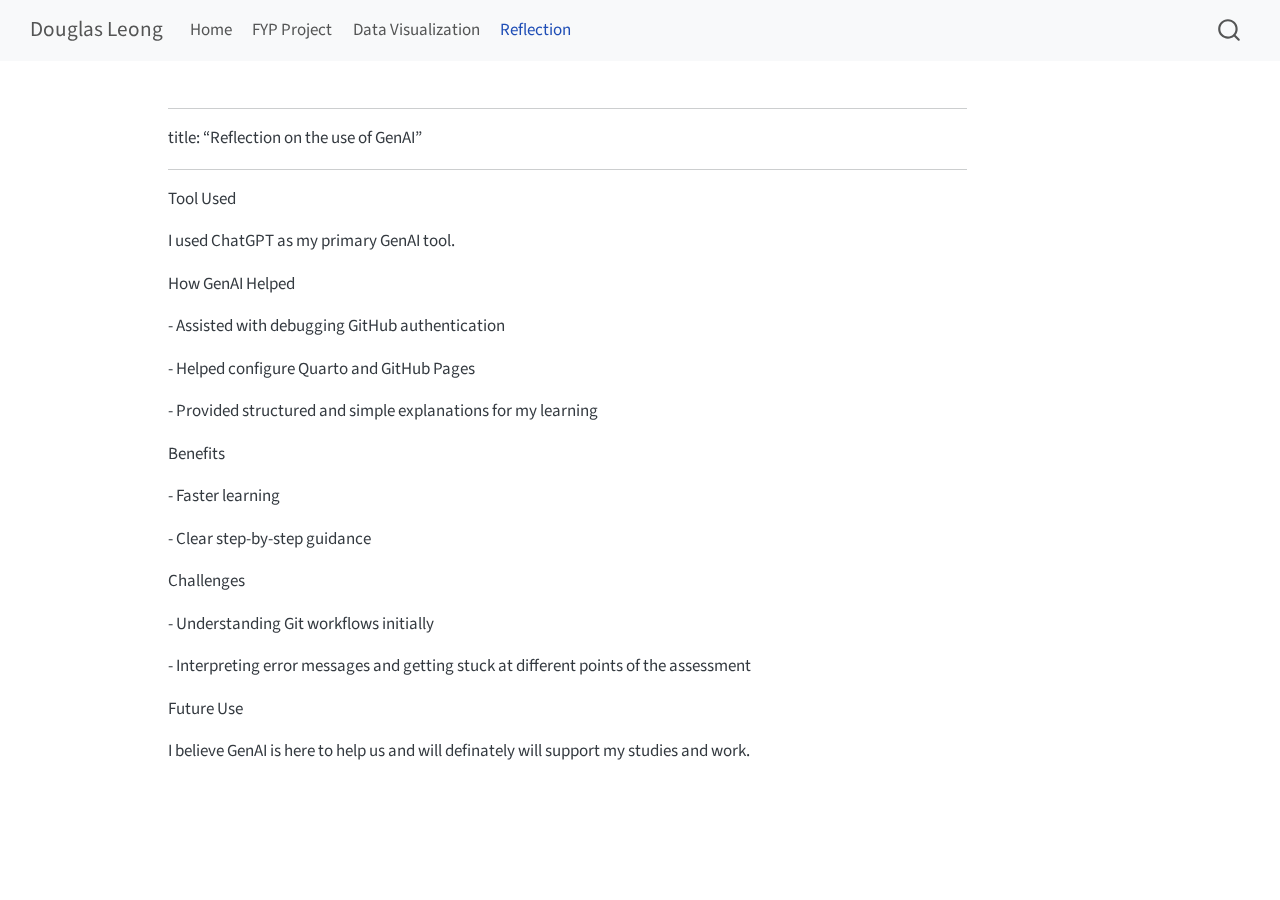
<file: docs/reflection.html>
<!DOCTYPE html>
<html xmlns="http://www.w3.org/1999/xhtml" lang="en" xml:lang="en"><head>

<meta charset="utf-8">
<meta name="generator" content="quarto-1.8.26">

<meta name="viewport" content="width=device-width, initial-scale=1.0, user-scalable=yes">


<title>reflection – Douglas Leong</title>
<style>
code{white-space: pre-wrap;}
span.smallcaps{font-variant: small-caps;}
div.columns{display: flex; gap: min(4vw, 1.5em);}
div.column{flex: auto; overflow-x: auto;}
div.hanging-indent{margin-left: 1.5em; text-indent: -1.5em;}
ul.task-list{list-style: none;}
ul.task-list li input[type="checkbox"] {
  width: 0.8em;
  margin: 0 0.8em 0.2em -1em; /* quarto-specific, see https://github.com/quarto-dev/quarto-cli/issues/4556 */ 
  vertical-align: middle;
}
</style>


<script src="site_libs/quarto-nav/quarto-nav.js"></script>
<script src="site_libs/quarto-nav/headroom.min.js"></script>
<script src="site_libs/clipboard/clipboard.min.js"></script>
<script src="site_libs/quarto-search/autocomplete.umd.js"></script>
<script src="site_libs/quarto-search/fuse.min.js"></script>
<script src="site_libs/quarto-search/quarto-search.js"></script>
<meta name="quarto:offset" content="./">
<script src="site_libs/quarto-html/quarto.js" type="module"></script>
<script src="site_libs/quarto-html/tabsets/tabsets.js" type="module"></script>
<script src="site_libs/quarto-html/axe/axe-check.js" type="module"></script>
<script src="site_libs/quarto-html/popper.min.js"></script>
<script src="site_libs/quarto-html/tippy.umd.min.js"></script>
<script src="site_libs/quarto-html/anchor.min.js"></script>
<link href="site_libs/quarto-html/tippy.css" rel="stylesheet">
<link href="site_libs/quarto-html/quarto-syntax-highlighting-587c61ba64f3a5504c4d52d930310e48.css" rel="stylesheet" id="quarto-text-highlighting-styles">
<script src="site_libs/bootstrap/bootstrap.min.js"></script>
<link href="site_libs/bootstrap/bootstrap-icons.css" rel="stylesheet">
<link href="site_libs/bootstrap/bootstrap-e31584831b205ffbb2d98406f31c2a5b.min.css" rel="stylesheet" append-hash="true" id="quarto-bootstrap" data-mode="light">
<script id="quarto-search-options" type="application/json">{
  "location": "navbar",
  "copy-button": false,
  "collapse-after": 3,
  "panel-placement": "end",
  "type": "overlay",
  "limit": 50,
  "keyboard-shortcut": [
    "f",
    "/",
    "s"
  ],
  "show-item-context": false,
  "language": {
    "search-no-results-text": "No results",
    "search-matching-documents-text": "matching documents",
    "search-copy-link-title": "Copy link to search",
    "search-hide-matches-text": "Hide additional matches",
    "search-more-match-text": "more match in this document",
    "search-more-matches-text": "more matches in this document",
    "search-clear-button-title": "Clear",
    "search-text-placeholder": "",
    "search-detached-cancel-button-title": "Cancel",
    "search-submit-button-title": "Submit",
    "search-label": "Search"
  }
}</script>


<link rel="stylesheet" href="styles.css">
</head>

<body class="nav-fixed quarto-light">

<div id="quarto-search-results"></div>
  <header id="quarto-header" class="headroom fixed-top">
    <nav class="navbar navbar-expand-lg " data-bs-theme="dark">
      <div class="navbar-container container-fluid">
      <div class="navbar-brand-container mx-auto">
    <a class="navbar-brand" href="./index.html">
    <span class="navbar-title">Douglas Leong</span>
    </a>
  </div>
            <div id="quarto-search" class="" title="Search"></div>
          <button class="navbar-toggler" type="button" data-bs-toggle="collapse" data-bs-target="#navbarCollapse" aria-controls="navbarCollapse" role="menu" aria-expanded="false" aria-label="Toggle navigation" onclick="if (window.quartoToggleHeadroom) { window.quartoToggleHeadroom(); }">
  <span class="navbar-toggler-icon"></span>
</button>
          <div class="collapse navbar-collapse" id="navbarCollapse">
            <ul class="navbar-nav navbar-nav-scroll me-auto">
  <li class="nav-item">
    <a class="nav-link" href="./index.html"> 
<span class="menu-text">Home</span></a>
  </li>  
  <li class="nav-item">
    <a class="nav-link" href="./fyp.html"> 
<span class="menu-text">FYP Project</span></a>
  </li>  
  <li class="nav-item">
    <a class="nav-link" href="./data-visualization.html"> 
<span class="menu-text">Data Visualization</span></a>
  </li>  
  <li class="nav-item">
    <a class="nav-link active" href="./reflection.html" aria-current="page"> 
<span class="menu-text">Reflection</span></a>
  </li>  
</ul>
          </div> <!-- /navcollapse -->
            <div class="quarto-navbar-tools">
</div>
      </div> <!-- /container-fluid -->
    </nav>
</header>
<!-- content -->
<div id="quarto-content" class="quarto-container page-columns page-rows-contents page-layout-article page-navbar">
<!-- sidebar -->
<!-- margin-sidebar -->
    <div id="quarto-margin-sidebar" class="sidebar margin-sidebar zindex-bottom">
        
    </div>
<!-- main -->
<main class="content" id="quarto-document-content"><header id="title-block-header" class="quarto-title-block"></header>




<hr>
<p>title: “Reflection on the use of GenAI”</p>
<hr>
<p>Tool Used</p>
<p>I used ChatGPT as my primary GenAI tool.</p>
<p>How GenAI Helped</p>
<p>- Assisted with debugging GitHub authentication</p>
<p>- Helped configure Quarto and GitHub Pages</p>
<p>- Provided structured and simple explanations for my learning</p>
<p>Benefits</p>
<p>- Faster learning</p>
<p>- Clear step-by-step guidance</p>
<p>Challenges</p>
<p>- Understanding Git workflows initially</p>
<p>- Interpreting error messages and getting stuck at different points of the assessment</p>
<p>Future Use</p>
<p>I believe GenAI is here to help us and will definately will support my studies and work.</p>



</main> <!-- /main -->
<script id="quarto-html-after-body" type="application/javascript">
  window.document.addEventListener("DOMContentLoaded", function (event) {
    const icon = "";
    const anchorJS = new window.AnchorJS();
    anchorJS.options = {
      placement: 'right',
      icon: icon
    };
    anchorJS.add('.anchored');
    const isCodeAnnotation = (el) => {
      for (const clz of el.classList) {
        if (clz.startsWith('code-annotation-')) {                     
          return true;
        }
      }
      return false;
    }
    const onCopySuccess = function(e) {
      // button target
      const button = e.trigger;
      // don't keep focus
      button.blur();
      // flash "checked"
      button.classList.add('code-copy-button-checked');
      var currentTitle = button.getAttribute("title");
      button.setAttribute("title", "Copied!");
      let tooltip;
      if (window.bootstrap) {
        button.setAttribute("data-bs-toggle", "tooltip");
        button.setAttribute("data-bs-placement", "left");
        button.setAttribute("data-bs-title", "Copied!");
        tooltip = new bootstrap.Tooltip(button, 
          { trigger: "manual", 
            customClass: "code-copy-button-tooltip",
            offset: [0, -8]});
        tooltip.show();    
      }
      setTimeout(function() {
        if (tooltip) {
          tooltip.hide();
          button.removeAttribute("data-bs-title");
          button.removeAttribute("data-bs-toggle");
          button.removeAttribute("data-bs-placement");
        }
        button.setAttribute("title", currentTitle);
        button.classList.remove('code-copy-button-checked');
      }, 1000);
      // clear code selection
      e.clearSelection();
    }
    const getTextToCopy = function(trigger) {
      const outerScaffold = trigger.parentElement.cloneNode(true);
      const codeEl = outerScaffold.querySelector('code');
      for (const childEl of codeEl.children) {
        if (isCodeAnnotation(childEl)) {
          childEl.remove();
        }
      }
      return codeEl.innerText;
    }
    const clipboard = new window.ClipboardJS('.code-copy-button:not([data-in-quarto-modal])', {
      text: getTextToCopy
    });
    clipboard.on('success', onCopySuccess);
    if (window.document.getElementById('quarto-embedded-source-code-modal')) {
      const clipboardModal = new window.ClipboardJS('.code-copy-button[data-in-quarto-modal]', {
        text: getTextToCopy,
        container: window.document.getElementById('quarto-embedded-source-code-modal')
      });
      clipboardModal.on('success', onCopySuccess);
    }
      var localhostRegex = new RegExp(/^(?:http|https):\/\/localhost\:?[0-9]*\//);
      var mailtoRegex = new RegExp(/^mailto:/);
        var filterRegex = new RegExp('/' + window.location.host + '/');
      var isInternal = (href) => {
          return filterRegex.test(href) || localhostRegex.test(href) || mailtoRegex.test(href);
      }
      // Inspect non-navigation links and adorn them if external
     var links = window.document.querySelectorAll('a[href]:not(.nav-link):not(.navbar-brand):not(.toc-action):not(.sidebar-link):not(.sidebar-item-toggle):not(.pagination-link):not(.no-external):not([aria-hidden]):not(.dropdown-item):not(.quarto-navigation-tool):not(.about-link)');
      for (var i=0; i<links.length; i++) {
        const link = links[i];
        if (!isInternal(link.href)) {
          // undo the damage that might have been done by quarto-nav.js in the case of
          // links that we want to consider external
          if (link.dataset.originalHref !== undefined) {
            link.href = link.dataset.originalHref;
          }
        }
      }
    function tippyHover(el, contentFn, onTriggerFn, onUntriggerFn) {
      const config = {
        allowHTML: true,
        maxWidth: 500,
        delay: 100,
        arrow: false,
        appendTo: function(el) {
            return el.parentElement;
        },
        interactive: true,
        interactiveBorder: 10,
        theme: 'quarto',
        placement: 'bottom-start',
      };
      if (contentFn) {
        config.content = contentFn;
      }
      if (onTriggerFn) {
        config.onTrigger = onTriggerFn;
      }
      if (onUntriggerFn) {
        config.onUntrigger = onUntriggerFn;
      }
      window.tippy(el, config); 
    }
    const noterefs = window.document.querySelectorAll('a[role="doc-noteref"]');
    for (var i=0; i<noterefs.length; i++) {
      const ref = noterefs[i];
      tippyHover(ref, function() {
        // use id or data attribute instead here
        let href = ref.getAttribute('data-footnote-href') || ref.getAttribute('href');
        try { href = new URL(href).hash; } catch {}
        const id = href.replace(/^#\/?/, "");
        const note = window.document.getElementById(id);
        if (note) {
          return note.innerHTML;
        } else {
          return "";
        }
      });
    }
    const xrefs = window.document.querySelectorAll('a.quarto-xref');
    const processXRef = (id, note) => {
      // Strip column container classes
      const stripColumnClz = (el) => {
        el.classList.remove("page-full", "page-columns");
        if (el.children) {
          for (const child of el.children) {
            stripColumnClz(child);
          }
        }
      }
      stripColumnClz(note)
      if (id === null || id.startsWith('sec-')) {
        // Special case sections, only their first couple elements
        const container = document.createElement("div");
        if (note.children && note.children.length > 2) {
          container.appendChild(note.children[0].cloneNode(true));
          for (let i = 1; i < note.children.length; i++) {
            const child = note.children[i];
            if (child.tagName === "P" && child.innerText === "") {
              continue;
            } else {
              container.appendChild(child.cloneNode(true));
              break;
            }
          }
          if (window.Quarto?.typesetMath) {
            window.Quarto.typesetMath(container);
          }
          return container.innerHTML
        } else {
          if (window.Quarto?.typesetMath) {
            window.Quarto.typesetMath(note);
          }
          return note.innerHTML;
        }
      } else {
        // Remove any anchor links if they are present
        const anchorLink = note.querySelector('a.anchorjs-link');
        if (anchorLink) {
          anchorLink.remove();
        }
        if (window.Quarto?.typesetMath) {
          window.Quarto.typesetMath(note);
        }
        if (note.classList.contains("callout")) {
          return note.outerHTML;
        } else {
          return note.innerHTML;
        }
      }
    }
    for (var i=0; i<xrefs.length; i++) {
      const xref = xrefs[i];
      tippyHover(xref, undefined, function(instance) {
        instance.disable();
        let url = xref.getAttribute('href');
        let hash = undefined; 
        if (url.startsWith('#')) {
          hash = url;
        } else {
          try { hash = new URL(url).hash; } catch {}
        }
        if (hash) {
          const id = hash.replace(/^#\/?/, "");
          const note = window.document.getElementById(id);
          if (note !== null) {
            try {
              const html = processXRef(id, note.cloneNode(true));
              instance.setContent(html);
            } finally {
              instance.enable();
              instance.show();
            }
          } else {
            // See if we can fetch this
            fetch(url.split('#')[0])
            .then(res => res.text())
            .then(html => {
              const parser = new DOMParser();
              const htmlDoc = parser.parseFromString(html, "text/html");
              const note = htmlDoc.getElementById(id);
              if (note !== null) {
                const html = processXRef(id, note);
                instance.setContent(html);
              } 
            }).finally(() => {
              instance.enable();
              instance.show();
            });
          }
        } else {
          // See if we can fetch a full url (with no hash to target)
          // This is a special case and we should probably do some content thinning / targeting
          fetch(url)
          .then(res => res.text())
          .then(html => {
            const parser = new DOMParser();
            const htmlDoc = parser.parseFromString(html, "text/html");
            const note = htmlDoc.querySelector('main.content');
            if (note !== null) {
              // This should only happen for chapter cross references
              // (since there is no id in the URL)
              // remove the first header
              if (note.children.length > 0 && note.children[0].tagName === "HEADER") {
                note.children[0].remove();
              }
              const html = processXRef(null, note);
              instance.setContent(html);
            } 
          }).finally(() => {
            instance.enable();
            instance.show();
          });
        }
      }, function(instance) {
      });
    }
        let selectedAnnoteEl;
        const selectorForAnnotation = ( cell, annotation) => {
          let cellAttr = 'data-code-cell="' + cell + '"';
          let lineAttr = 'data-code-annotation="' +  annotation + '"';
          const selector = 'span[' + cellAttr + '][' + lineAttr + ']';
          return selector;
        }
        const selectCodeLines = (annoteEl) => {
          const doc = window.document;
          const targetCell = annoteEl.getAttribute("data-target-cell");
          const targetAnnotation = annoteEl.getAttribute("data-target-annotation");
          const annoteSpan = window.document.querySelector(selectorForAnnotation(targetCell, targetAnnotation));
          const lines = annoteSpan.getAttribute("data-code-lines").split(",");
          const lineIds = lines.map((line) => {
            return targetCell + "-" + line;
          })
          let top = null;
          let height = null;
          let parent = null;
          if (lineIds.length > 0) {
              //compute the position of the single el (top and bottom and make a div)
              const el = window.document.getElementById(lineIds[0]);
              top = el.offsetTop;
              height = el.offsetHeight;
              parent = el.parentElement.parentElement;
            if (lineIds.length > 1) {
              const lastEl = window.document.getElementById(lineIds[lineIds.length - 1]);
              const bottom = lastEl.offsetTop + lastEl.offsetHeight;
              height = bottom - top;
            }
            if (top !== null && height !== null && parent !== null) {
              // cook up a div (if necessary) and position it 
              let div = window.document.getElementById("code-annotation-line-highlight");
              if (div === null) {
                div = window.document.createElement("div");
                div.setAttribute("id", "code-annotation-line-highlight");
                div.style.position = 'absolute';
                parent.appendChild(div);
              }
              div.style.top = top - 2 + "px";
              div.style.height = height + 4 + "px";
              div.style.left = 0;
              let gutterDiv = window.document.getElementById("code-annotation-line-highlight-gutter");
              if (gutterDiv === null) {
                gutterDiv = window.document.createElement("div");
                gutterDiv.setAttribute("id", "code-annotation-line-highlight-gutter");
                gutterDiv.style.position = 'absolute';
                const codeCell = window.document.getElementById(targetCell);
                const gutter = codeCell.querySelector('.code-annotation-gutter');
                gutter.appendChild(gutterDiv);
              }
              gutterDiv.style.top = top - 2 + "px";
              gutterDiv.style.height = height + 4 + "px";
            }
            selectedAnnoteEl = annoteEl;
          }
        };
        const unselectCodeLines = () => {
          const elementsIds = ["code-annotation-line-highlight", "code-annotation-line-highlight-gutter"];
          elementsIds.forEach((elId) => {
            const div = window.document.getElementById(elId);
            if (div) {
              div.remove();
            }
          });
          selectedAnnoteEl = undefined;
        };
          // Handle positioning of the toggle
      window.addEventListener(
        "resize",
        throttle(() => {
          elRect = undefined;
          if (selectedAnnoteEl) {
            selectCodeLines(selectedAnnoteEl);
          }
        }, 10)
      );
      function throttle(fn, ms) {
      let throttle = false;
      let timer;
        return (...args) => {
          if(!throttle) { // first call gets through
              fn.apply(this, args);
              throttle = true;
          } else { // all the others get throttled
              if(timer) clearTimeout(timer); // cancel #2
              timer = setTimeout(() => {
                fn.apply(this, args);
                timer = throttle = false;
              }, ms);
          }
        };
      }
        // Attach click handler to the DT
        const annoteDls = window.document.querySelectorAll('dt[data-target-cell]');
        for (const annoteDlNode of annoteDls) {
          annoteDlNode.addEventListener('click', (event) => {
            const clickedEl = event.target;
            if (clickedEl !== selectedAnnoteEl) {
              unselectCodeLines();
              const activeEl = window.document.querySelector('dt[data-target-cell].code-annotation-active');
              if (activeEl) {
                activeEl.classList.remove('code-annotation-active');
              }
              selectCodeLines(clickedEl);
              clickedEl.classList.add('code-annotation-active');
            } else {
              // Unselect the line
              unselectCodeLines();
              clickedEl.classList.remove('code-annotation-active');
            }
          });
        }
    const findCites = (el) => {
      const parentEl = el.parentElement;
      if (parentEl) {
        const cites = parentEl.dataset.cites;
        if (cites) {
          return {
            el,
            cites: cites.split(' ')
          };
        } else {
          return findCites(el.parentElement)
        }
      } else {
        return undefined;
      }
    };
    var bibliorefs = window.document.querySelectorAll('a[role="doc-biblioref"]');
    for (var i=0; i<bibliorefs.length; i++) {
      const ref = bibliorefs[i];
      const citeInfo = findCites(ref);
      if (citeInfo) {
        tippyHover(citeInfo.el, function() {
          var popup = window.document.createElement('div');
          citeInfo.cites.forEach(function(cite) {
            var citeDiv = window.document.createElement('div');
            citeDiv.classList.add('hanging-indent');
            citeDiv.classList.add('csl-entry');
            var biblioDiv = window.document.getElementById('ref-' + cite);
            if (biblioDiv) {
              citeDiv.innerHTML = biblioDiv.innerHTML;
            }
            popup.appendChild(citeDiv);
          });
          return popup.innerHTML;
        });
      }
    }
  });
  </script>
</div> <!-- /content -->




</body></html>
</file>
<file: docs/site_libs/quarto-html/tippy.css>
.tippy-box[data-animation=fade][data-state=hidden]{opacity:0}[data-tippy-root]{max-width:calc(100vw - 10px)}.tippy-box{position:relative;background-color:#333;color:#fff;border-radius:4px;font-size:14px;line-height:1.4;white-space:normal;outline:0;transition-property:transform,visibility,opacity}.tippy-box[data-placement^=top]>.tippy-arrow{bottom:0}.tippy-box[data-placement^=top]>.tippy-arrow:before{bottom:-7px;left:0;border-width:8px 8px 0;border-top-color:initial;transform-origin:center top}.tippy-box[data-placement^=bottom]>.tippy-arrow{top:0}.tippy-box[data-placement^=bottom]>.tippy-arrow:before{top:-7px;left:0;border-width:0 8px 8px;border-bottom-color:initial;transform-origin:center bottom}.tippy-box[data-placement^=left]>.tippy-arrow{right:0}.tippy-box[data-placement^=left]>.tippy-arrow:before{border-width:8px 0 8px 8px;border-left-color:initial;right:-7px;transform-origin:center left}.tippy-box[data-placement^=right]>.tippy-arrow{left:0}.tippy-box[data-placement^=right]>.tippy-arrow:before{left:-7px;border-width:8px 8px 8px 0;border-right-color:initial;transform-origin:center right}.tippy-box[data-inertia][data-state=visible]{transition-timing-function:cubic-bezier(.54,1.5,.38,1.11)}.tippy-arrow{width:16px;height:16px;color:#333}.tippy-arrow:before{content:"";position:absolute;border-color:transparent;border-style:solid}.tippy-content{position:relative;padding:5px 9px;z-index:1}
</file>
<file: docs/site_libs/quarto-html/quarto-syntax-highlighting-587c61ba64f3a5504c4d52d930310e48.css>
/* quarto syntax highlight colors */
:root {
  --quarto-hl-ot-color: #003B4F;
  --quarto-hl-at-color: #657422;
  --quarto-hl-ss-color: #20794D;
  --quarto-hl-an-color: #5E5E5E;
  --quarto-hl-fu-color: #4758AB;
  --quarto-hl-st-color: #20794D;
  --quarto-hl-cf-color: #003B4F;
  --quarto-hl-op-color: #5E5E5E;
  --quarto-hl-er-color: #AD0000;
  --quarto-hl-bn-color: #AD0000;
  --quarto-hl-al-color: #AD0000;
  --quarto-hl-va-color: #111111;
  --quarto-hl-bu-color: inherit;
  --quarto-hl-ex-color: inherit;
  --quarto-hl-pp-color: #AD0000;
  --quarto-hl-in-color: #5E5E5E;
  --quarto-hl-vs-color: #20794D;
  --quarto-hl-wa-color: #5E5E5E;
  --quarto-hl-do-color: #5E5E5E;
  --quarto-hl-im-color: #00769E;
  --quarto-hl-ch-color: #20794D;
  --quarto-hl-dt-color: #AD0000;
  --quarto-hl-fl-color: #AD0000;
  --quarto-hl-co-color: #5E5E5E;
  --quarto-hl-cv-color: #5E5E5E;
  --quarto-hl-cn-color: #8f5902;
  --quarto-hl-sc-color: #5E5E5E;
  --quarto-hl-dv-color: #AD0000;
  --quarto-hl-kw-color: #003B4F;
}

/* other quarto variables */
:root {
  --quarto-font-monospace: SFMono-Regular, Menlo, Monaco, Consolas, "Liberation Mono", "Courier New", monospace;
}

/* syntax highlight based on Pandoc's rules */
pre > code.sourceCode > span {
  color: #003B4F;
}

code.sourceCode > span {
  color: #003B4F;
}

div.sourceCode,
div.sourceCode pre.sourceCode {
  color: #003B4F;
}

/* Normal */
code span {
  color: #003B4F;
}

/* Alert */
code span.al {
  color: #AD0000;
  font-style: inherit;
}

/* Annotation */
code span.an {
  color: #5E5E5E;
  font-style: inherit;
}

/* Attribute */
code span.at {
  color: #657422;
  font-style: inherit;
}

/* BaseN */
code span.bn {
  color: #AD0000;
  font-style: inherit;
}

/* BuiltIn */
code span.bu {
  font-style: inherit;
}

/* ControlFlow */
code span.cf {
  color: #003B4F;
  font-weight: bold;
  font-style: inherit;
}

/* Char */
code span.ch {
  color: #20794D;
  font-style: inherit;
}

/* Constant */
code span.cn {
  color: #8f5902;
  font-style: inherit;
}

/* Comment */
code span.co {
  color: #5E5E5E;
  font-style: inherit;
}

/* CommentVar */
code span.cv {
  color: #5E5E5E;
  font-style: italic;
}

/* Documentation */
code span.do {
  color: #5E5E5E;
  font-style: italic;
}

/* DataType */
code span.dt {
  color: #AD0000;
  font-style: inherit;
}

/* DecVal */
code span.dv {
  color: #AD0000;
  font-style: inherit;
}

/* Error */
code span.er {
  color: #AD0000;
  font-style: inherit;
}

/* Extension */
code span.ex {
  font-style: inherit;
}

/* Float */
code span.fl {
  color: #AD0000;
  font-style: inherit;
}

/* Function */
code span.fu {
  color: #4758AB;
  font-style: inherit;
}

/* Import */
code span.im {
  color: #00769E;
  font-style: inherit;
}

/* Information */
code span.in {
  color: #5E5E5E;
  font-style: inherit;
}

/* Keyword */
code span.kw {
  color: #003B4F;
  font-weight: bold;
  font-style: inherit;
}

/* Operator */
code span.op {
  color: #5E5E5E;
  font-style: inherit;
}

/* Other */
code span.ot {
  color: #003B4F;
  font-style: inherit;
}

/* Preprocessor */
code span.pp {
  color: #AD0000;
  font-style: inherit;
}

/* SpecialChar */
code span.sc {
  color: #5E5E5E;
  font-style: inherit;
}

/* SpecialString */
code span.ss {
  color: #20794D;
  font-style: inherit;
}

/* String */
code span.st {
  color: #20794D;
  font-style: inherit;
}

/* Variable */
code span.va {
  color: #111111;
  font-style: inherit;
}

/* VerbatimString */
code span.vs {
  color: #20794D;
  font-style: inherit;
}

/* Warning */
code span.wa {
  color: #5E5E5E;
  font-style: italic;
}

.prevent-inlining {
  content: "</";
}

/*# sourceMappingURL=2dce1cc6c82594539e1579de68416b47.css.map */
</file>
<file: docs/styles.css>
/* css styles */
</file>
